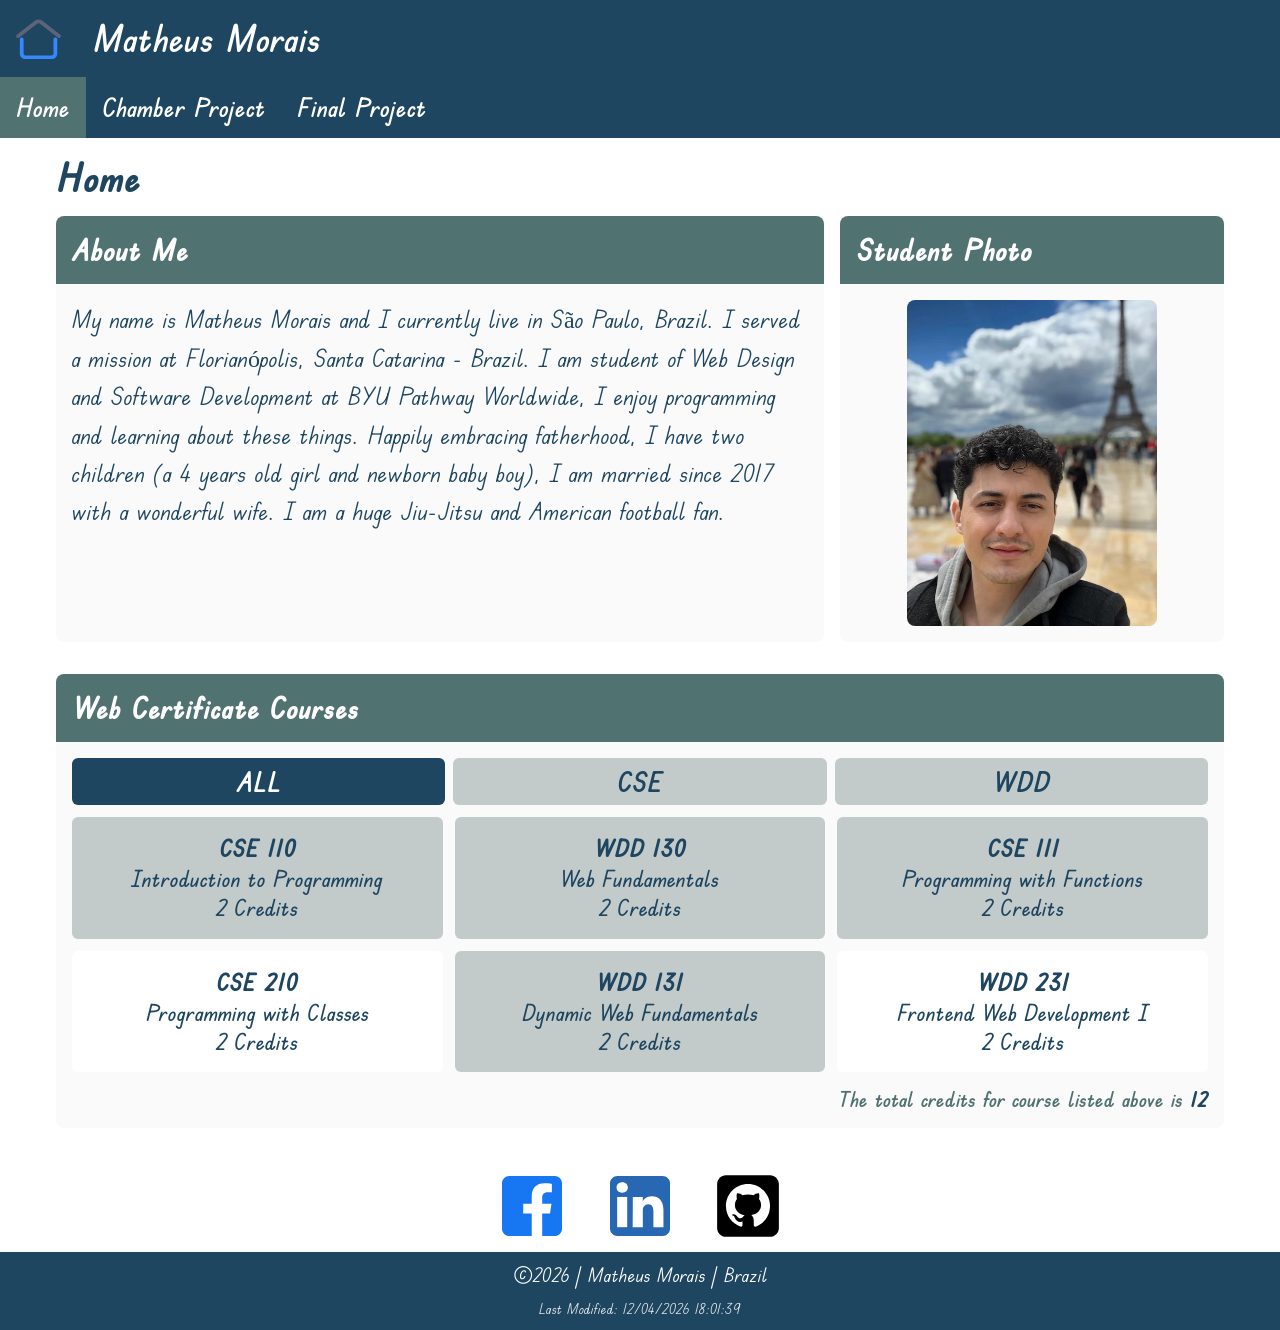
<file: index.html>
<!DOCTYPE html>
<html lang="en">

<head>
    <meta charset="UTF-8">
    <meta name="viewport" content="width=device-width, initial-scale=1.0">
    <title>Home Page | WDD 231 - Web Development</title>

    <meta name="description" content="This page is the home page from the WDD231 project.">
    <meta name="author" content="Matheus Morais">

    <meta property="og:title" content="Homepage - Matheus Morais | WDD 231 - Web Development">
    <meta property="og:description"
        content="A simple introduction to the student information and about the courses already completed.">
    <meta property="og:image" content="https://mttmorais.github.io/wdd231/images/home-page.webp">
    <meta property="og:url" content="https://mttmorais.github.io/wdd231/">


    <link rel="stylesheet" href="styles/normalize.css">
    <link rel="stylesheet" href="styles/small.css">
    <link rel="stylesheet" href="styles/large.css">
    <script src="scripts/index.js" defer></script>

    <link rel="preconnect" href="https://fonts.googleapis.com">
    <link rel="preconnect" href="https://fonts.gstatic.com" crossorigin>
    <link href="https://fonts.googleapis.com/css2?family=Edu+TAS+Beginner:wght@400..700&display=swap" rel="stylesheet">
</head>

<body>
    <div class="site-header">
        <header>
            <img src="images/logo.svg" alt="Project Logo" class="name-flex">
            <span>Matheus Morais</span>
        </header>
        <button type="button" id="menu" aria-label="Open Navigation Menu"></button>

        <nav id="nav-bar" class="navigation">
            <ul>
                <li><a class="current" href="index.html" title="Home">Home</a></li>
                <li><a href="chamber/directory.html" title="Chamber">Chamber Project</a></li>
                <li><a href="#" title="Final">Final Project</a></li>
            </ul>
        </nav>
    </div>
    <main class="home-main">
        <h1>Home</h1>

        <section class="about-me">
            <h2>About Me</h2>
            <p>My name is Matheus Morais and I currently live in São Paulo, Brazil. I served
                a
                mission at Florianópolis, Santa Catarina - Brazil. I am student
                of Web Design and Software Development at BYU Pathway Worldwide, I enjoy programming
                and
                learning about these things. Happily embracing fatherhood, I have two children (a 4
                years old girl and newborn baby boy), I am married since 2017 with a wonderful wife.
                I
                am
                a huge Jiu-Jitsu and American football fan.</p>
        </section>

        <section class="student-photo">
            <h2>Student Photo</h2>
            <img src="images/student-photo.webp" alt="Matheus Morais photo" loading="lazy">
        </section>

        <section class="web-courses">
            <h2>Web Certificate Courses</h2>

            <div class="course-filters">
                <button type="button" data-filter="all" class="active">ALL</button>
                <button type="button" data-filter="cse">CSE</button>
                <button type="button" data-filter="wdd">WDD</button>
            </div>

            <div class="course-list">
                
            </div>

            <p class="course-credits">
                The total credits for course listed above is <span id="total-credits"></span>
            </p>

        </section>    
        
        <dialog id="courseDetails">
            <div>
                <h1></h1>
                <button id="closeButton">X</button>
            </div>
            <h2></h2>
            <p class="credits"></p>
            <p class="description"></p>
            <p class="certificate"></p>
            <p class="technology"></p>
        </dialog>

    </main>

    <footer>
        <nav class="socialmedia" aria-label="Social Media Links">
            <a href="https://www.facebook.com" target="_blank"><img src="images/facebook-square.svg"
                    alt="Facebook link"></a>
            <a href="https://www.linkedin.com" target="_blank"><img src="images/linkedin-square.svg"
                    alt="LinkedIn link"></a>
            <a href="https://github.com/mttmorais" target="_blank"><img src="images/github-square.svg"
                    alt="GitHub profile"></a>
        </nav>
        <div class="footer-info">
            <p class="back">©<span id="currentyear"></span> | Matheus Morais | Brazil</p>
            <p id="lastModified" class="back"></p>
        </div>
    </footer>
</body>

</html>
</file>
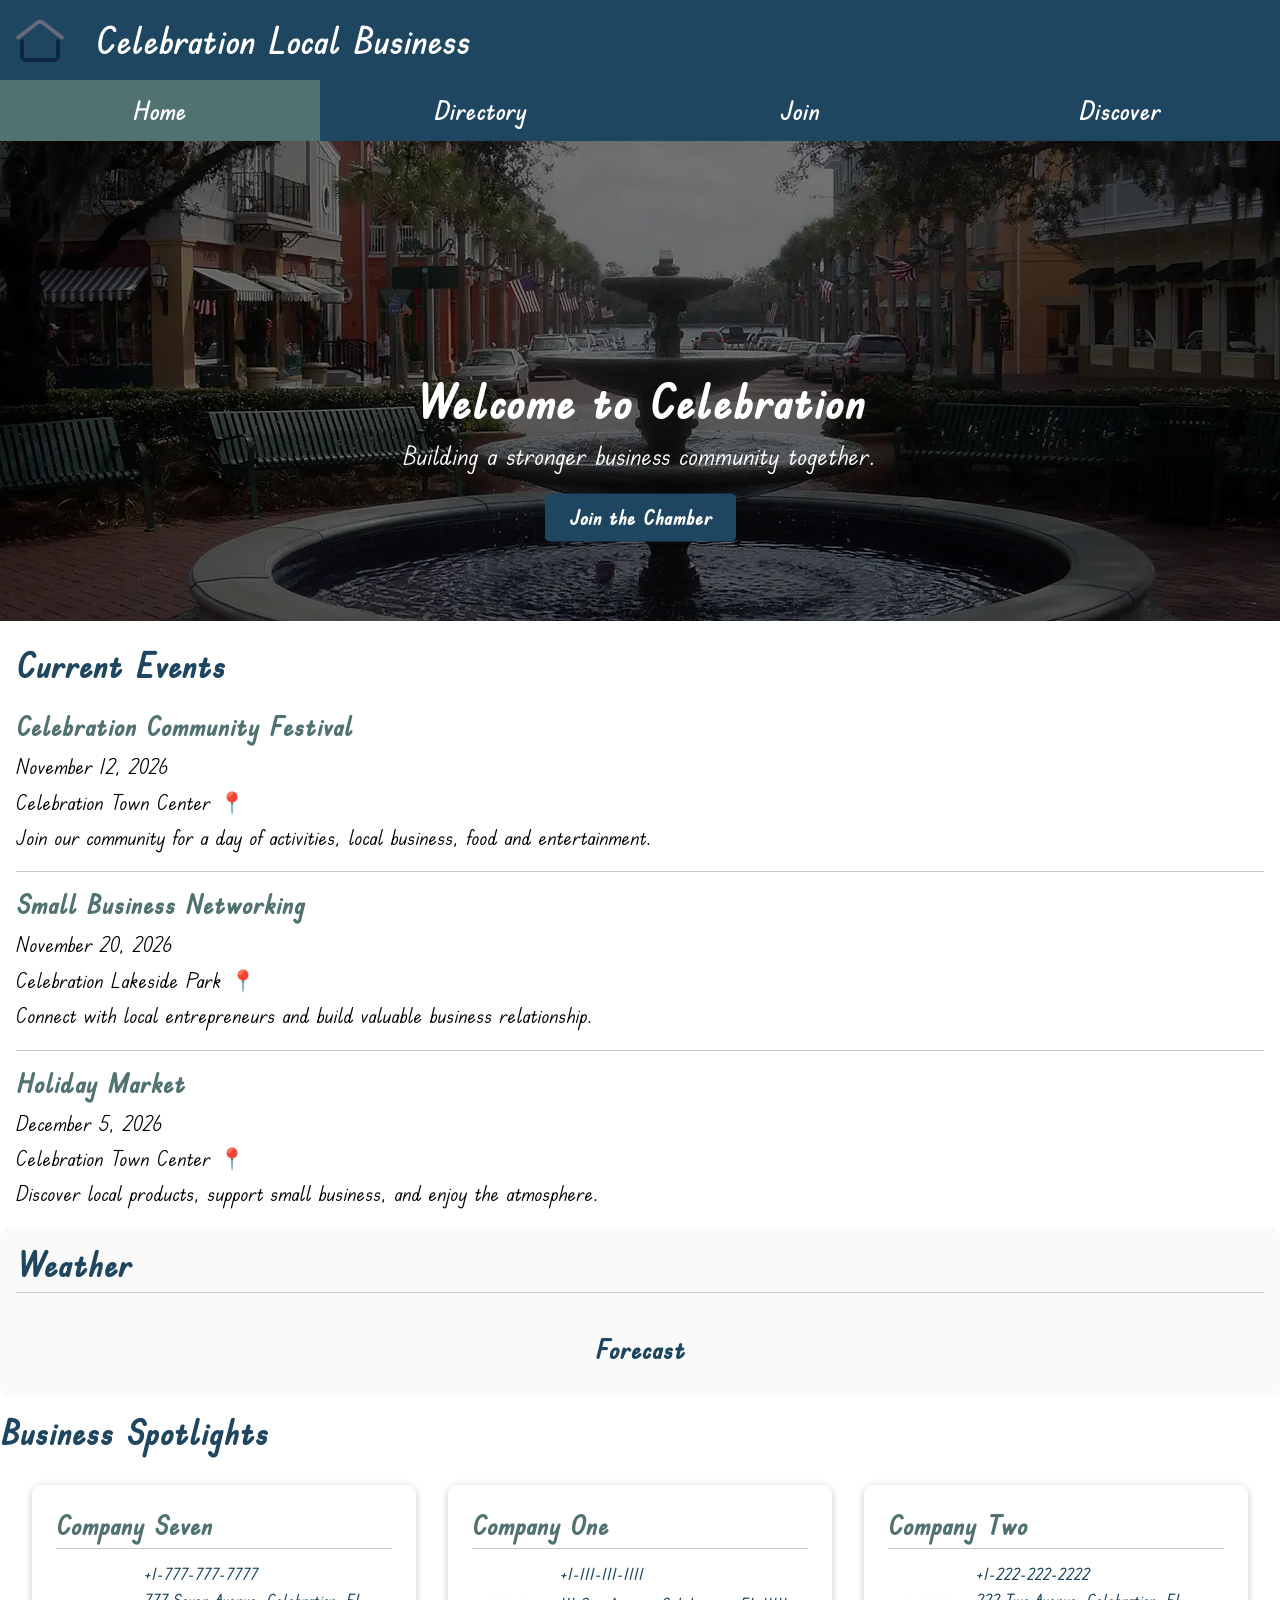
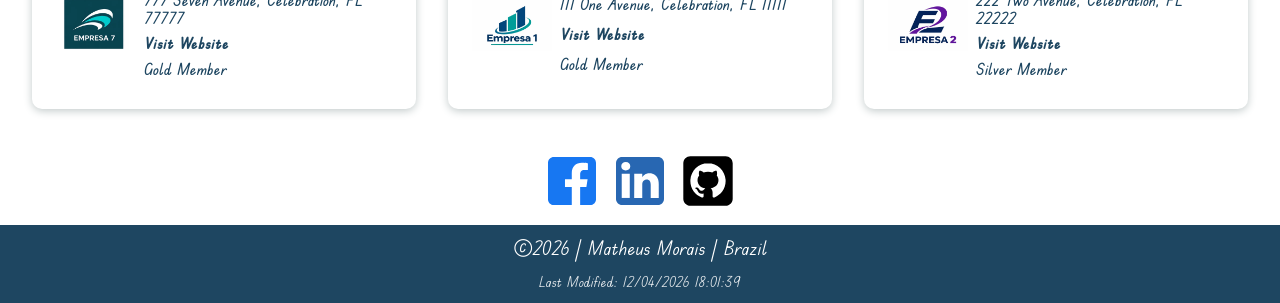
<file: chamber/index.html>
<!DOCTYPE html>
<html lang="en">

<head>
    <meta charset="UTF-8">
    <meta name="viewport" content="width=device-width, initial-scale=1.0">
    <title>>Celebration Local Business Home Page</title>

    <meta name="description" content="Check the current events, weather information and business spotlights from local companies.">
    <meta name="author" content="Matheus Morais">

    <!-- Facebook Open Graph Meta Tags -->
    <meta property="og:title" content=">Celebration Local Business Home Page>
    <meta property="og:description" content="Check the current events, weather information and business spotlights from local companies.">
    <meta property="og:image" content="https://mttmorais.github.io/wdd231/chamber/images/chamber-homepage.webp">
    <meta property="og:url" content="https://mttmorais.github.io/wdd231/chamber/index.html">

    <link rel="stylesheet" href="styles/normalize.css">
    <link rel="stylesheet" href="styles/small.css">
    <link rel="stylesheet" href="styles/large.css">
    <link rel="icon" href="favicon.ico">
    <script type="module" src="scripts/home.js"></script>

    <link rel="preconnect" href="https://fonts.googleapis.com">
    <link rel="preconnect" href="https://fonts.gstatic.com" crossorigin>
    <link href="https://fonts.googleapis.com/css2?family=Edu+TAS+Beginner:wght@400..700&display=swap" rel="stylesheet">
</head>

<body>
    <div class="site-header">
        <header>
            <img src="images/homepage-logo.svg" alt="Chamber Home Page logo" loading="lazy" width="48" height="48">
            <span>Celebration Local Business</span>
            <button id="ham-button" class="ham-menu" aria-label="Open navigation menu"></button>
        </header>

        <nav class="navigation">
            <ul>
                <li><a class="current" href="index.html" title="Home">Home</a></li>
                <li><a href="directory.html" title="Directory">Directory</a></li>
                <li><a href="join.html" title="Join">Join</a></li>
                <li><a href="discover.html" title="Discover">Discover</a></li>
            </ul>
        </nav>
    </div>

    <main class="homepage">
        <section class="hero">
            <img src="images/celebration-hero.webp" alt="View of Celebration, Florida" width="1200" height="500"
                fetchpriority="high" loading="lazy">

            <div class="hero-content">
                <h1>Welcome to Celebration</h1>
                <p>Building a stronger business community together.</p>
                <a href="join.html" class="cta-button">Join the Chamber</a>
            </div>
        </section>

        <section id="events">
            <h2>Current Events</h2>
        </section>

        <section class="weather">
            <h2>Weather</h2>
            <span id="weather-current"></span>

            <h3>Forecast</h3>
            <div id="weather-forecast"></div>
        </section>

        <section class="spotlights">
            <h2>Business Spotlights</h2>

            <div id="spotlights-cards"></div>
        </section>

    </main>

    <footer>
        <nav class="socialmedia" aria-label="Social Media Links">
            <a href="https://www.facebook.com" target="_blank"><img src="images/facebook-square.svg"
                    alt="Facebook link"></a>
            <a href="https://www.linkedin.com" target="_blank"><img src="images/linkedin-square.svg"
                    alt="LinkedIn link"></a>
            <a href="https://github.com/mttmorais" target="_blank"><img src="images/github-square.svg"
                    alt="GitHub profile"></a>
        </nav>
        <div class="footer-info">
            <p class="back">©<span id="currentyear"></span> | Matheus Morais | Brazil</p>
            <p id="lastModified" class="back"></p>
        </div>
    </footer>

</body>

</html>
</file>
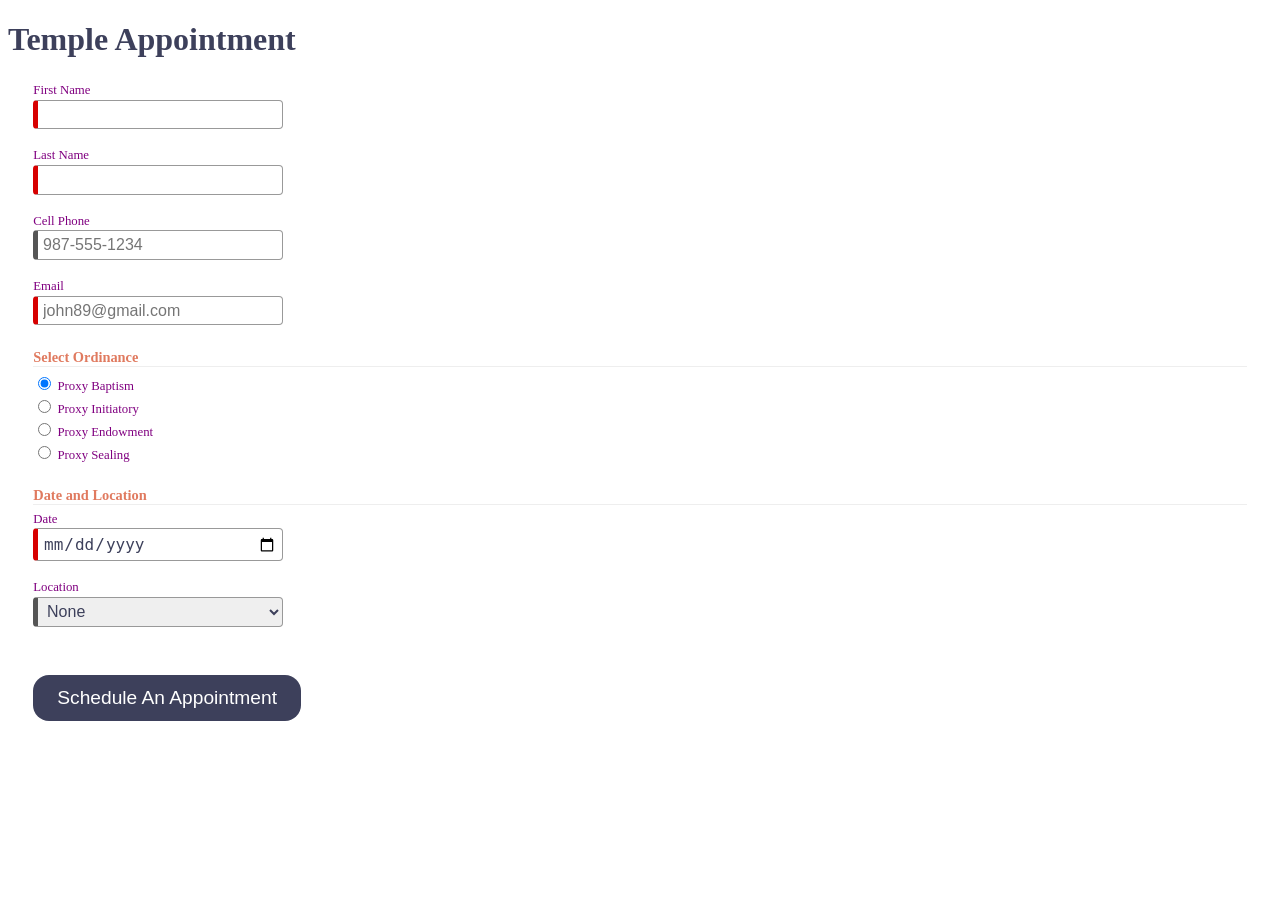
<file: week4/startHere/startHere/index.html>
<!DOCTYPE html>
<html lang="en">

<head>
  <meta charset="UTF-8">
  <meta name="viewport" content="width=device-width, initial-scale=1.0">
  <meta name="description" content="Web Lab Start File">
  <meta name="author" content="Paul Cheney">

  <link rel="stylesheet" href="styles/small.css">
  <link rel="stylesheet" href="styles/large.css">

  <title>Web Lab Start File</title>
</head>

<body>

  <main>
    <h1>Temple Appointment</h1>

    <form method="GET" action="thanks.html" class="designOne">
      <label>First Name <input type="text" name="first" required autocomplete="given-name" title="Your First Name"></label>
        <label>Last Name <input type="text" name="last" required autocomplete="family-name" title="Your Last Name"></label>
        <label>Cell Phone <input type="tel" name="phone"  autocomplete="tel" title="A Phone Number with dashes" placeholder="987-555-1234" ></label>
        <label>Email <input type="email" name="email" required placeholder="john89@gmail.com"  title="Your Email" autocomplete="email"></label>
  

        <h3>Select Ordinance</h3>
        <label><input type="radio" name="ordinance" value="Baptism" checked> Proxy Baptism</label>
        <label><input type="radio" name="ordinance" value="Initiatory"> Proxy Initiatory</label>
        <label><input type="radio" name="ordinance" value="Endowment"> Proxy Endowment</label>
        <label><input type="radio" name="ordinance" value="Sealing"> Proxy Sealing</label>

        
        <h3>Date and Location</h3>
        <label>Date <input type="date" name="date" required></label>

        <label>Location
          <select name="location" required>
            <option value="">None</option>
            <option value="Payson">Payson</option>
            <option value="Orem">Orem</option>
            <option value="Provo City Center">Provo City Center</option>
        </label>

        <input type="submit" value="Schedule An Appointment">
    </form>

    
  </main>

</body>
</html>
</file>
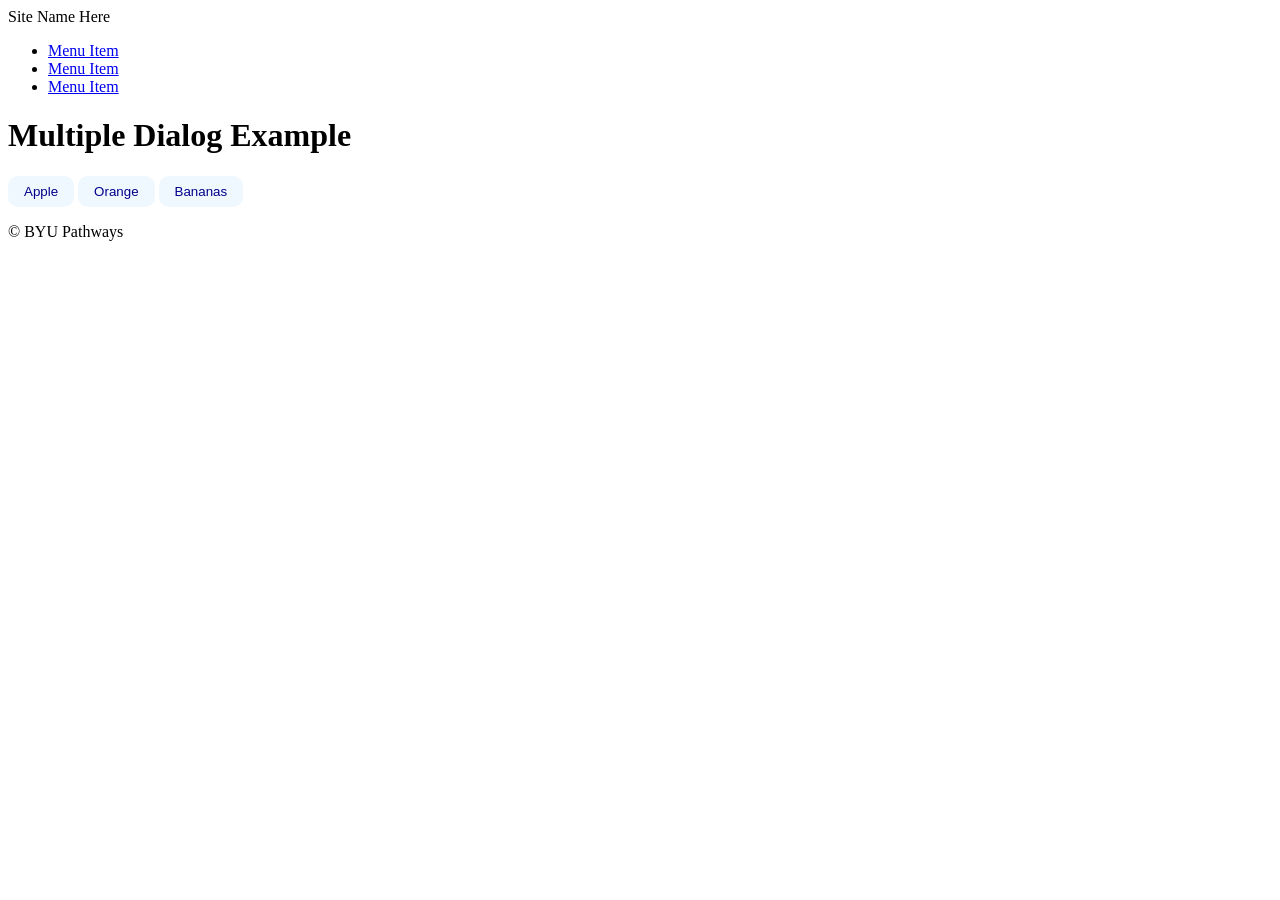
<file: week4/startLab/startLab/index.html>
<!DOCTYPE html>
<html lang="en">

<head>
  <meta charset="UTF-8">
  <meta name="viewport" content="width=device-width, initial-scale=1.0">
  <meta name="description" content="Start File">
  <meta name="author" content="Paul Cheney">

  <link rel="stylesheet" href="styles/small.css">
  <link rel="stylesheet" href="styles/large.css">

  <script src="scripts/modals.js" defer></script>

  <title>Start File</title>
</head>

<body>
  <header>
    <span>Site Name Here</span>
  </header>

  <nav>
    <ul>
      <li><a href="#">Menu Item</a></li>
      <li><a href="#">Menu Item</a></li>
      <li><a href="#">Menu Item</a></li>
    </ul>
  </nav>

  <main>
    <h1>Multiple Dialog Example</h1>

    <button id="openButton1">Apple</button>
    <button id="openButton2">Orange</button>
    <button id="openButton3">Bananas</button>

    <dialog id="dialogBox">
      <div></div>
      <button id="closeButton">❌</button>
    </dialog>


  </main>

  <footer>
    <p>&copy; BYU Pathways</p>
  </footer>


</body>

</html>
</file>
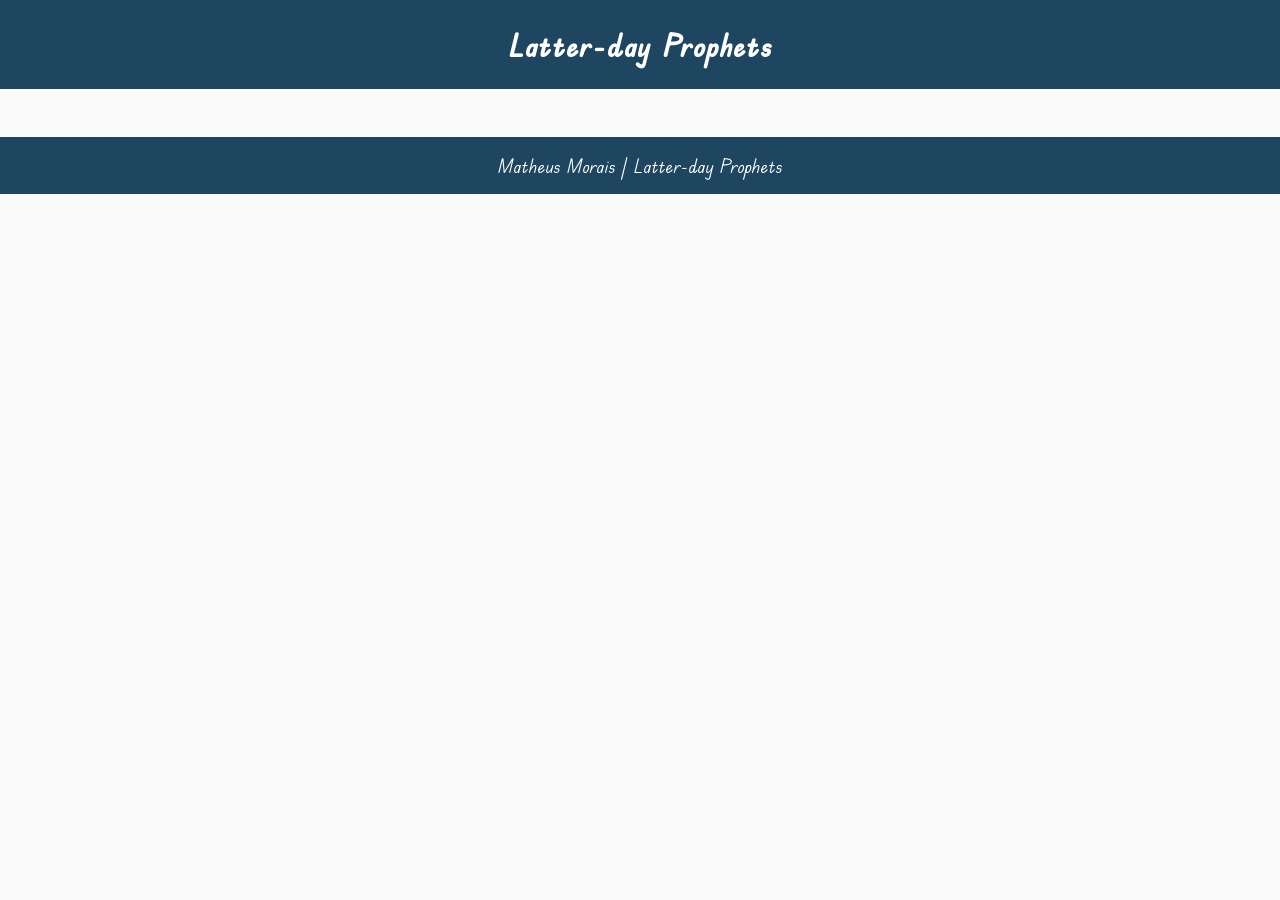
<file: prophets.html>
<!DOCTYPE html>
<html lang="en">

<head>
    <meta charset="UTF-8">
    <meta name="viewport" content="width=device-width, initial-scale=1.0">
    <title>WDD 231 | The Fetch API</title>

    <meta name="description" content="This page makes part of the Fetch API activity">
    <meta name="author" content="Matheus Morais">

    <link rel="stylesheet" href="styles/prophets.css">
    <script src="scripts/prophets.js" defer></script>

    <link rel="preconnect" href="https://fonts.googleapis.com">
    <link rel="preconnect" href="https://fonts.gstatic.com" crossorigin>
    <link href="https://fonts.googleapis.com/css2?family=Edu+TAS+Beginner:wght@400..700&display=swap" rel="stylesheet">
</head>

<body>
    <header>
        <h1>Latter-day Prophets</h1>
    </header>
    <main>
        <div id="cards"></div>
    </main>
    <footer>
        Matheus Morais | Latter-day Prophets
    </footer>
</body>

</html>
</file>
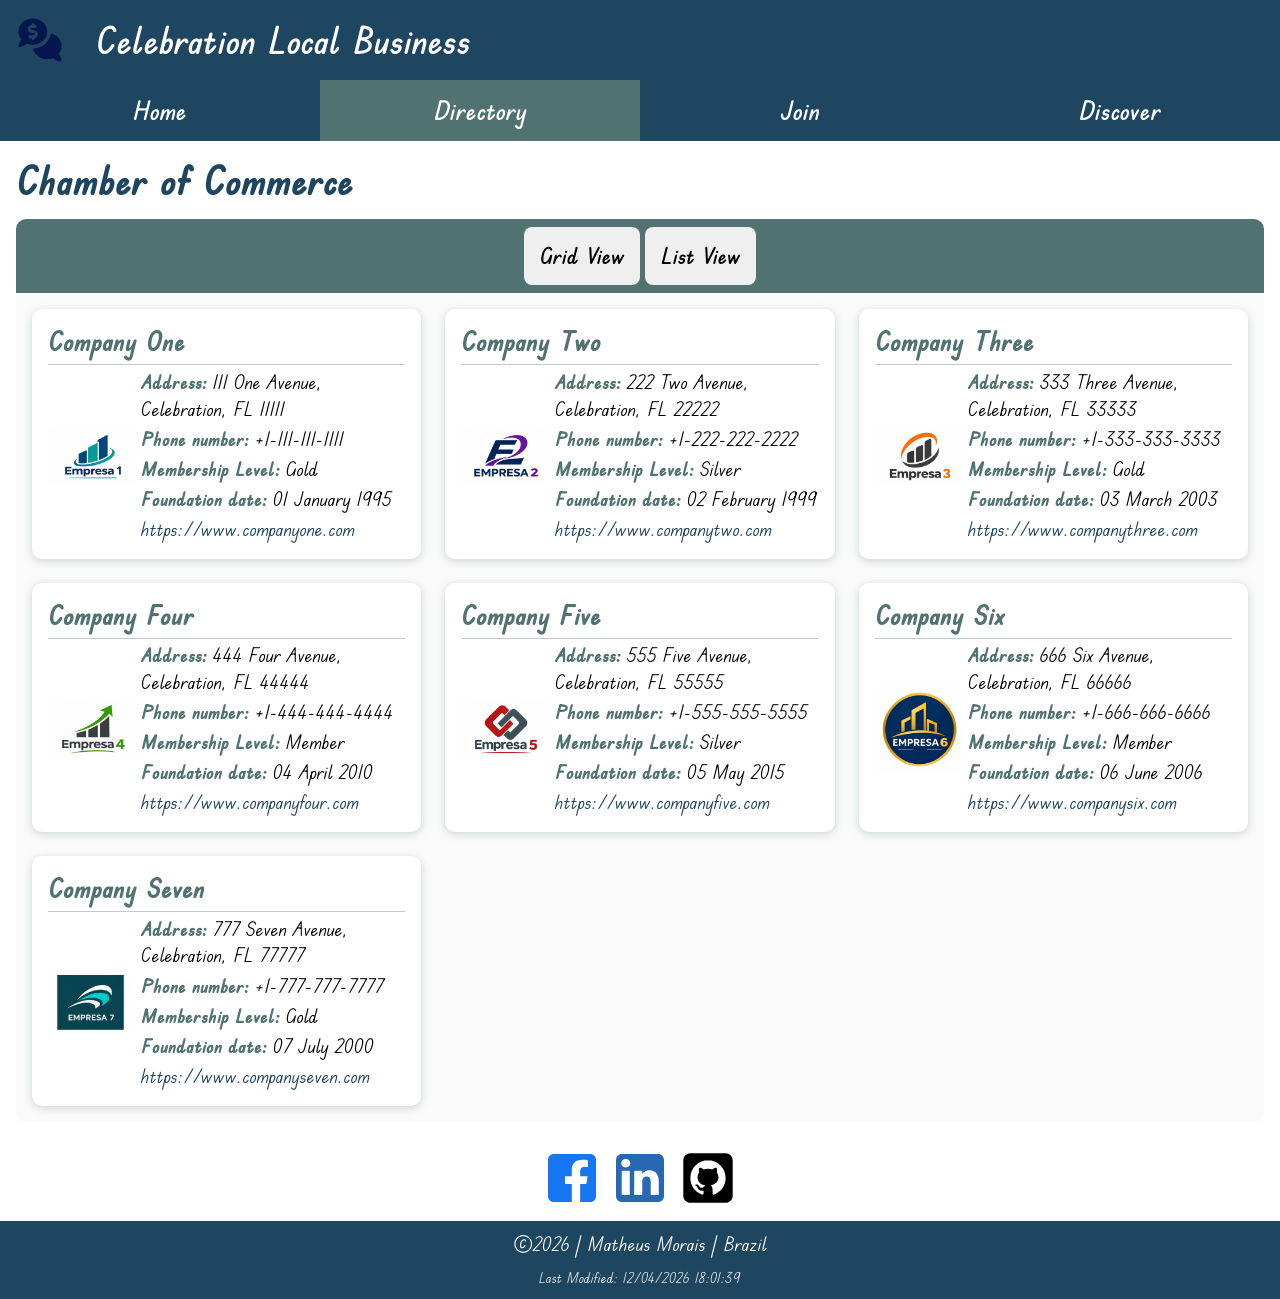
<file: chamber/directory.html>
<!DOCTYPE html>
<html lang="en">

<head>
    <meta charset="UTF-8">
    <meta name="viewport" content="width=device-width, initial-scale=1.0">
    <title>>Celebration Local Business Directory Page</title>

    <meta name="description" content="Check the local business and the companies data on the Directory Page.">
    <meta name="author" content="Matheus Morais">

    <!-- Facebook Open Graph Meta Tags -->
    <meta property="og:title" content=">Celebration Local Business Directory Page">
    <meta property="og:description" content="Check the local business and the companies data on the Directory Page.">
    <meta property="og:image" content="https://mttmorais.github.io/wdd231/chamber/images/chamber-page.webp">
    <meta property="og:url" content="https://mttmorais.github.io/wdd231/chamber/directory.html">

    <link rel="stylesheet" href="styles/normalize.css">
    <link rel="stylesheet" href="styles/small.css">
    <link rel="stylesheet" href="styles/large.css">
    <link rel="icon" href="favicon.ico">
    <script type="module" src="scripts/directory.js"></script>

    <link rel="preconnect" href="https://fonts.googleapis.com">
    <link rel="preconnect" href="https://fonts.gstatic.com" crossorigin>
    <link href="https://fonts.googleapis.com/css2?family=Edu+TAS+Beginner:wght@400..700&display=swap" rel="stylesheet">
</head>

<body>
    <div class="site-header">
        <header>
            <img src="images/directory-logo.svg" alt="Chamber of Commerce logo" width="48" height="48">
            <span>Celebration Local Business</span>
            <button id="ham-button" class="ham-menu" aria-label="Menu optionsOpen navigation menu"></button>
        </header>

        <nav class="navigation">
            <ul>
                <li><a href="index.html" title="Home">Home</a></li>
                <li><a class="current" href="directory.html" title="Directory">Directory</a></li>
                <li><a href="join.html" title="Join">Join</a></li>
                <li><a href="discover.html" title="Discover">Discover</a></li>
            </ul>
        </nav>
    </div>

    <main>
        <h1>Chamber of Commerce</h1>
        <div class="page-view">
            <button id="grid">Grid View</button>
            <button id="list">List View</button>
        </div>

        <div id="cards" class="grid"></div>
    </main>

    <footer>
        <nav class="socialmedia" aria-label="Social Media Links">
            <a href="https://www.facebook.com" target="_blank"><img src="images/facebook-square.svg"
                    alt="Facebook link"></a>
            <a href="https://www.linkedin.com" target="_blank"><img src="images/linkedin-square.svg"
                    alt="LinkedIn link"></a>
            <a href="https://github.com/mttmorais" target="_blank"><img src="images/github-square.svg"
                    alt="GitHub profile"></a>
        </nav>
        <div class="footer-info">
            <p class="back">©<span id="currentyear"></span> | Matheus Morais | Brazil</p>
            <p id="lastModified" class="back"></p>
        </div>
    </footer>

</body>

</html>
</file>
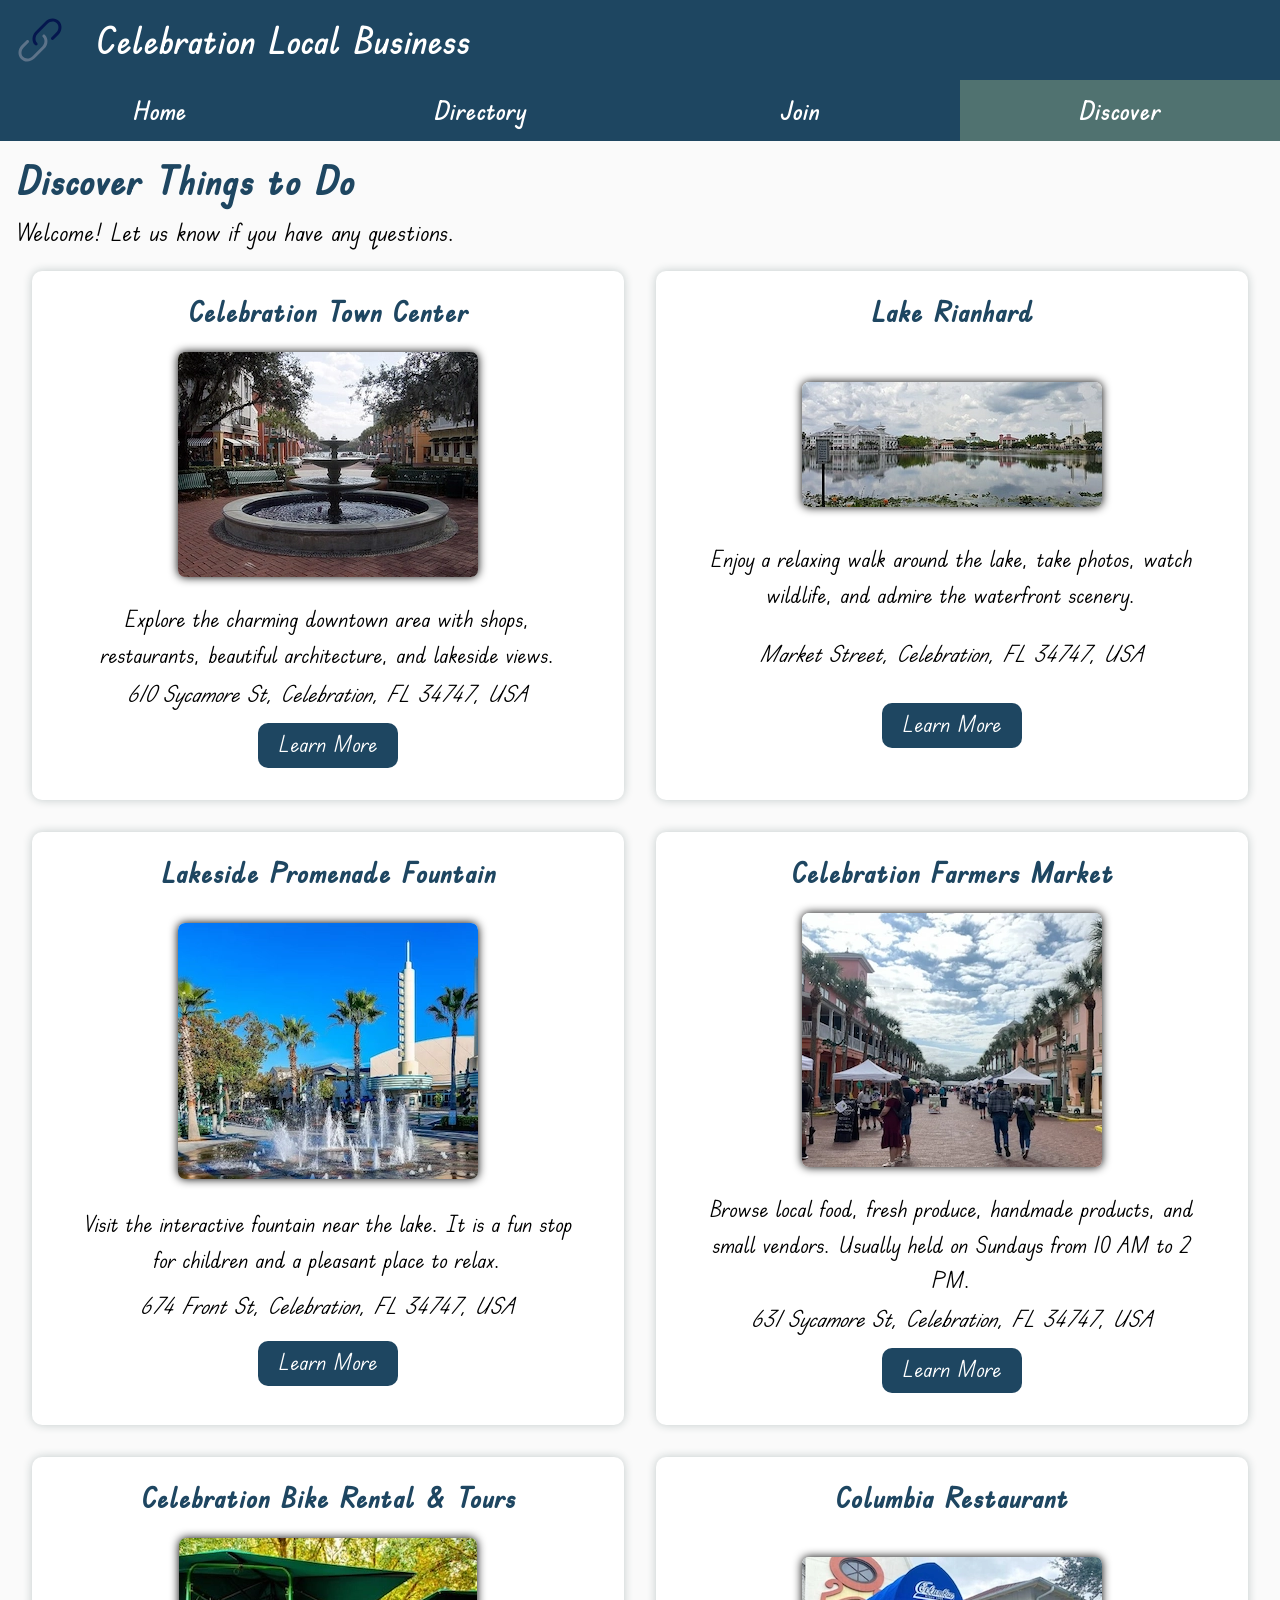
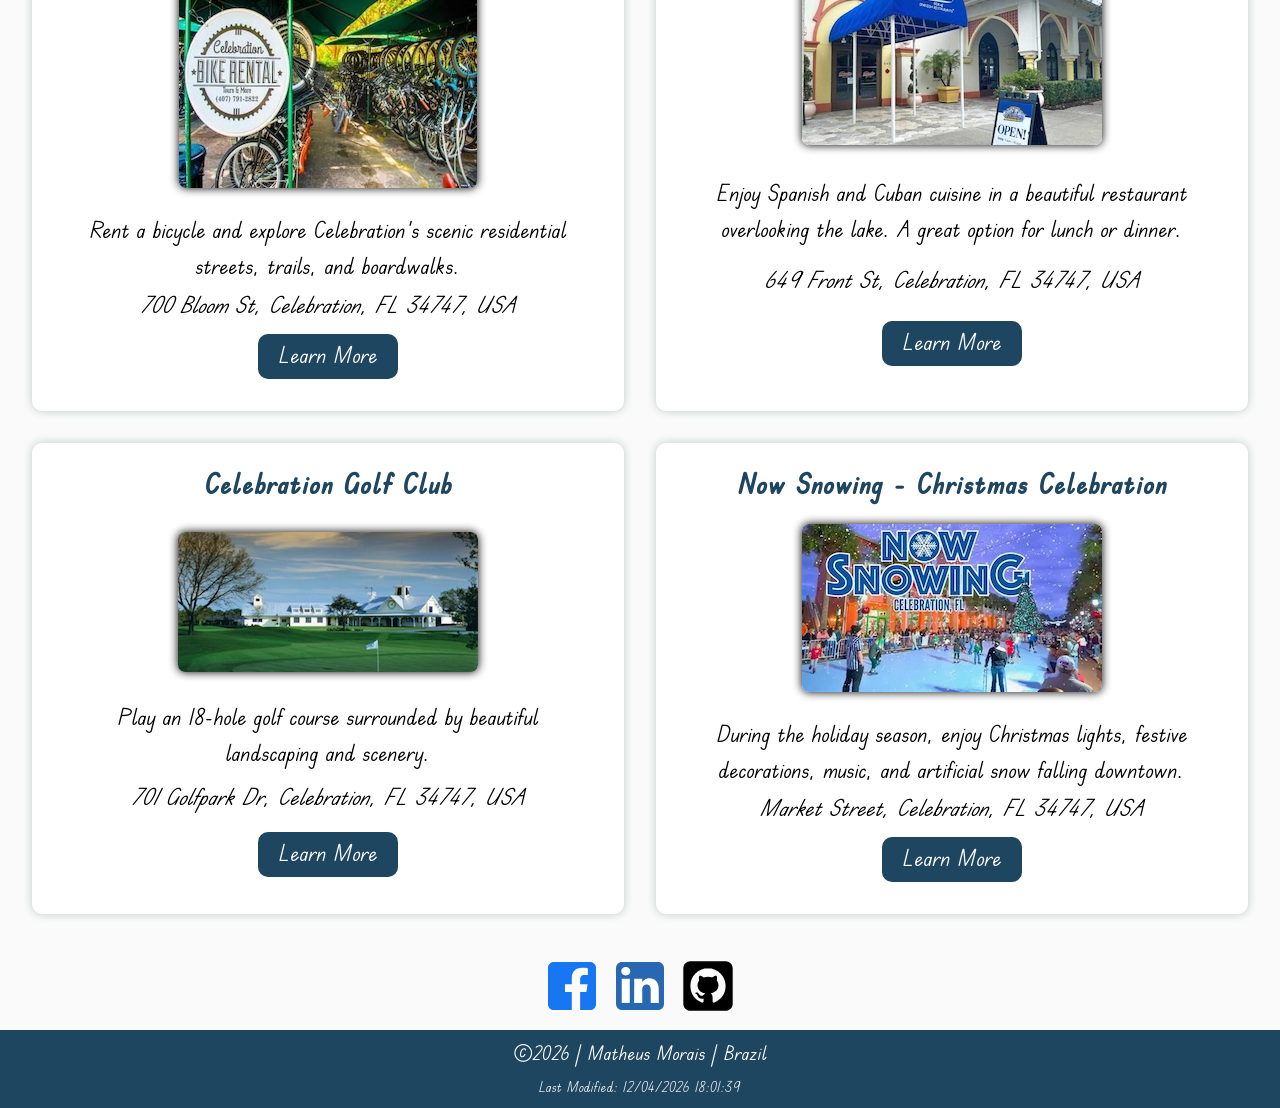
<file: chamber/discover.html>
<!DOCTYPE html>
<html lang="en">

<head>
    <meta charset="UTF-8">
    <meta name="viewport" content="width=device-width, initial-scale=1.0">
    <title>Celebration Local Business Discover Page</title>

    <meta name="description" content="Discover things to do or places to visit in Celebration, Florida.">
    <meta name="author" content="Matheus Morais">

    <!-- Facebook Open Graph Meta Tags -->
    <meta property="og:title" content=">Celebration Local Business Discover Page">
    <meta property="og:description" content="Discover things to do or places to visit in Celebration, Florida.">
    <meta property="og:image" content="https://mttmorais.github.io/wdd231/chamber/images/discover-page.webp">
    <meta property="og:url" content="https://mttmorais.github.io/wdd231/chamber/discover.html">

    <link rel="stylesheet" href="styles/normalize.css">
    <link rel="stylesheet" href="styles/small.css">
    <link rel="stylesheet" href="styles/medium.css">
    <link rel="stylesheet" href="styles/large.css">
    <link rel="icon" href="favicon.ico">
    <script type="module" src="scripts/discover.js"></script>

    <link rel="preconnect" href="https://fonts.googleapis.com">
    <link rel="preconnect" href="https://fonts.gstatic.com" crossorigin>
    <link href="https://fonts.googleapis.com/css2?family=Edu+TAS+Beginner:wght@400..700&display=swap" rel="stylesheet">
</head>

<body class="discoverPage">
    <div class="site-header">
        <header>
            <img src="images/joinpage-logo.svg" alt="Chamber Home Page logo" width="48" height="48">
            <span>Celebration Local Business</span>
            <button id="ham-button" class="ham-menu" aria-label="Open navigation menu"></button>
        </header>

        <nav class="navigation">
            <ul>
                <li><a href="index.html" title="Home">Home</a></li>
                <li><a href="directory.html" title="Directory">Directory</a></li>
                <li><a href="join.html" title="Join">Join</a></li>
                <li><a class="current" href="discover.html" title="Discover">Discover</a></li>
            </ul>
        </nav>
    </div>
    
    <main>
        <h1>Discover Things to Do</h1>
        <p id="visitMessage"></p>
        <section id="discoverCards"></section>
    </main>

    <footer>
        <nav class="socialmedia" aria-label="Social Media Links">
            <a href="https://www.facebook.com" target="_blank"><img src="images/facebook-square.svg" alt="Facebook"></a>
            <a href="https://www.linkedin.com" target="_blank"><img src="images/linkedin-square.svg" alt="LinkedIn"></a>
            <a href="https://github.com/mttmorais" target="_blank"><img src="images/github-square.svg" alt="GitHub"></a>
        </nav>
        <div class="footer-info">
            <p class="back">©<span id="currentyear"></span> | Matheus Morais | Brazil</p>
            <p id="lastModified" class="back"></p>
        </div>
    </footer>
</body>

</html>
</file>
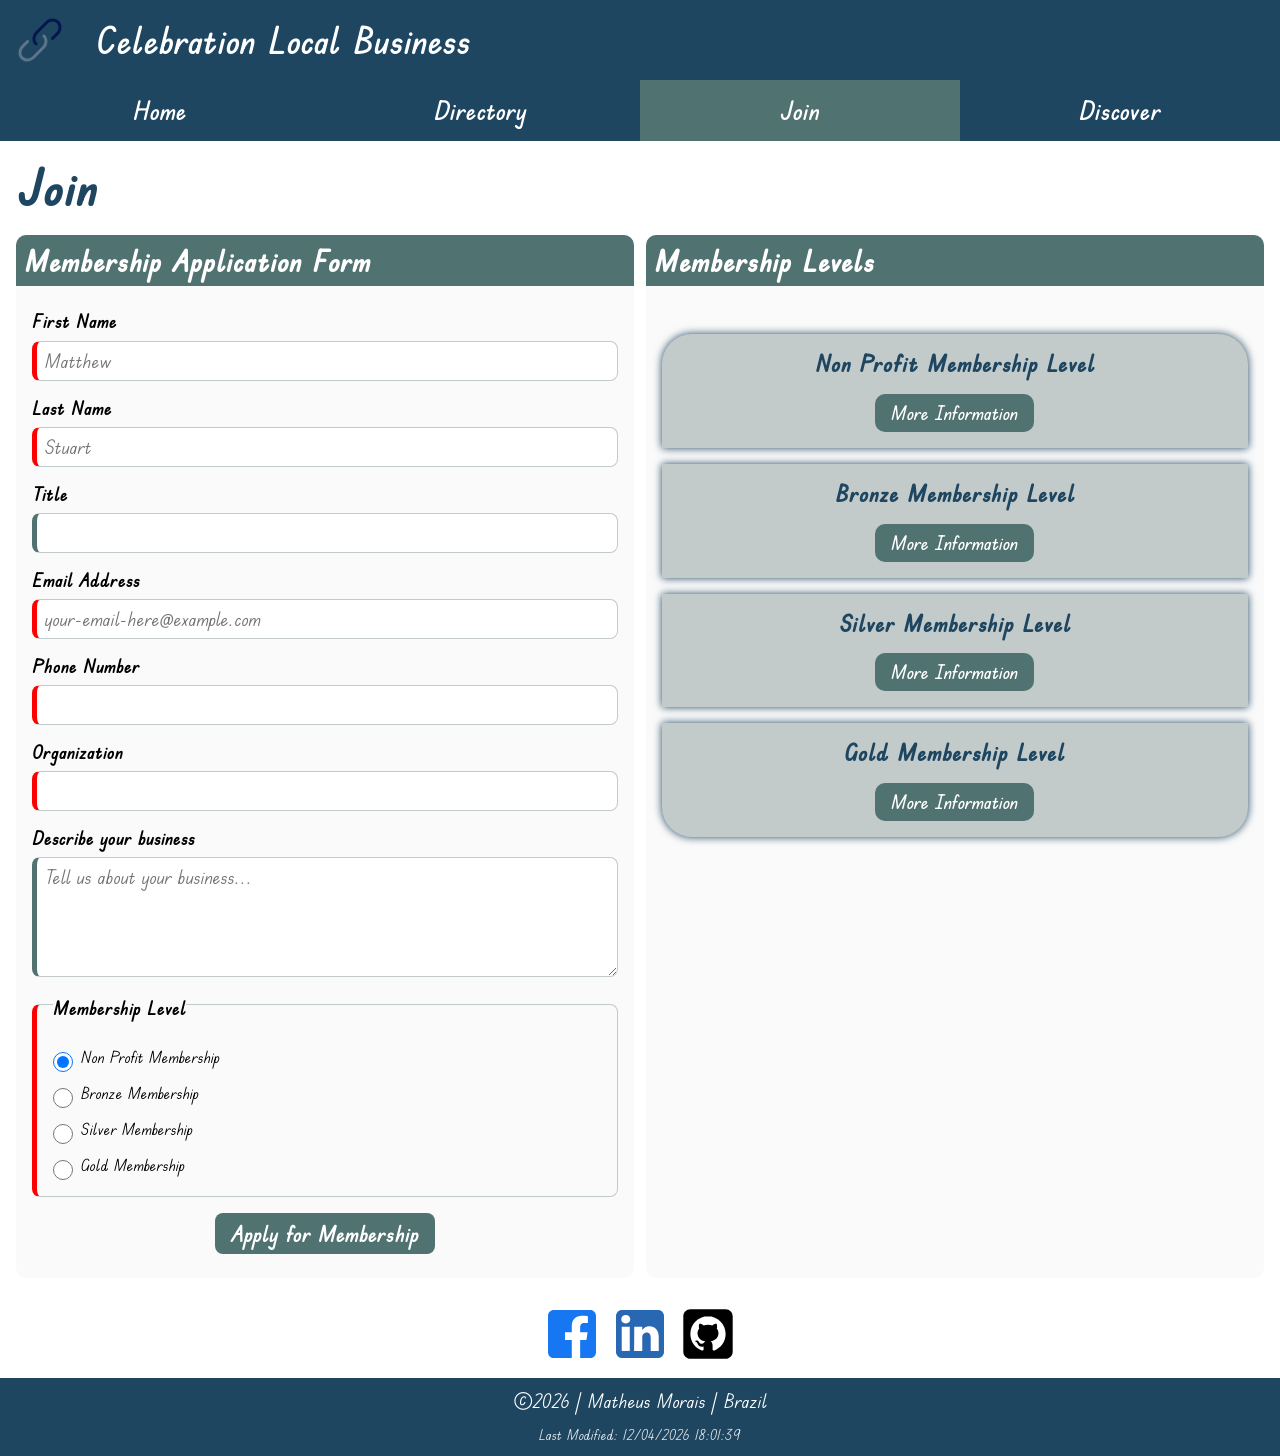
<file: chamber/join.html>
<!DOCTYPE html>
<html lang="en">

<head>
    <meta charset="UTF-8">
    <meta name="viewport" content="width=device-width, initial-scale=1.0">
    <title>Celebration Local Business Join Page</title>

    <meta name="description" content="Join in our group to know more about the local business and companies.">
    <meta name="author" content="Matheus Morais">

    <!-- Facebook Open Graph Meta Tags -->
    <meta property="og:title" content=">Celebration Local Business Join Page">
    <meta property="og:description" content="Join in our group to know more about the local business and companies.">
    <meta property="og:image" content="https://mttmorais.github.io/wdd231/chamber/images/join-page.webp">
    <meta property="og:url" content="https://mttmorais.github.io/wdd231/chamber/index.html">

    <link rel="stylesheet" href="styles/normalize.css">
    <link rel="stylesheet" href="styles/small.css">
    <link rel="stylesheet" href="styles/large.css">
    <link rel="icon" href="favicon.ico">
    <script type="module" src="scripts/join.js"></script>

    <link rel="preconnect" href="https://fonts.googleapis.com">
    <link rel="preconnect" href="https://fonts.gstatic.com" crossorigin>
    <link href="https://fonts.googleapis.com/css2?family=Edu+TAS+Beginner:wght@400..700&display=swap" rel="stylesheet">
</head>

<body>
    <div class="site-header">
        <header>
            <img src="images/joinpage-logo.svg" alt="Chamber Home Page logo" width="48" height="48">
            <span>Celebration Local Business</span>
            <button id="ham-button" class="ham-menu" aria-label="Open navigation menu"></button>
        </header>

        <nav class="navigation">
            <ul>
                <li><a href="index.html" title="Home">Home</a></li>
                <li><a href="directory.html" title="Directory">Directory</a></li>
                <li><a class="current" href="join.html" title="Join">Join</a></li>
                <li><a href="discover.html" title="Discover">Discover</a></li>
            </ul>
        </nav>
    </div>

    <main class="joinPage">
        <h1>Join</h1>

        <section id="applicationForm">
            <h2>Membership Application Form</h2>
            <form method="get" action="thankyou.html">

                <label>First Name
                <input type="text" name="firstName" required autocomplete="given-name" title="Yor First Name" placeholder="Matthew"></label>

                <label>Last Name
                <input type="text" name="lastName" required autocomplete="family-name" title="Your Last Name" placeholder="Stuart"></label>

                <label>Title
                <input type="text"  name="title" autocomplete="organization-title" title="Your Organizational Title" pattern="[A-Za-z -]{7,}"></label>

                <label>Email Address
                <input type="email" name="email" required autocomplete="email" title="Your Email" placeholder="your-email-here@example.com"></label>

                <label>Phone Number
                <input type="tel" name="phoneNumber" required autocomplete="tel" title="Your Phone Number"></label>

                <label>Organization
                <input type="text" name="businessName" required autocomplete="organization" title="Your Business Name"></label>

                <label>Describe your business
                <textarea name="description" title="Describe Your Business" placeholder="Tell us about your business..."></textarea></label>
                
                <input type="hidden" id="timestamp"  name="timestamp">

                <fieldset>
                    <legend>Membership Level</legend>

                    <label>
                        <input type="radio" name="level" value="np" checked>Non Profit Membership</label>

                    <label>
                        <input type="radio" name="level" value="bronze">Bronze Membership</label>

                    <label>
                        <input type="radio" name="level" value="silver">Silver Membership</label>

                    <label>
                        <input type="radio" name="level" value="gold">Gold Membership</label>
                </fieldset>

                <button class="form-button" type="submit">Apply for Membership</button>
            </form>
        </section>

        <section id="membershipInfo">
            <h2>Membership Levels</h2>
        </section>
        
        <dialog id="membershipDetails">
            <div>
                <h2></h2>
                <button id="closeButton">X</button>
            </div>
            <h3></h3>
            <ul></ul>
            <p></p>
        </dialog>



    </main>

    <footer>
        <nav class="socialmedia" aria-label="Social Media Links">
            <a href="https://www.facebook.com" target="_blank"><img src="images/facebook-square.svg"
                    alt="Facebook"></a>
            <a href="https://www.linkedin.com" target="_blank"><img src="images/linkedin-square.svg"
                    alt="LinkedIn"></a>
            <a href="https://github.com/mttmorais" target="_blank"><img src="images/github-square.svg"
                    alt="GitHub"></a>
        </nav>
        <div class="footer-info">
            <p class="back">©<span id="currentyear"></span> | Matheus Morais | Brazil</p>
            <p id="lastModified" class="back"></p>
        </div>
    </footer>
</body>

</html>
</file>
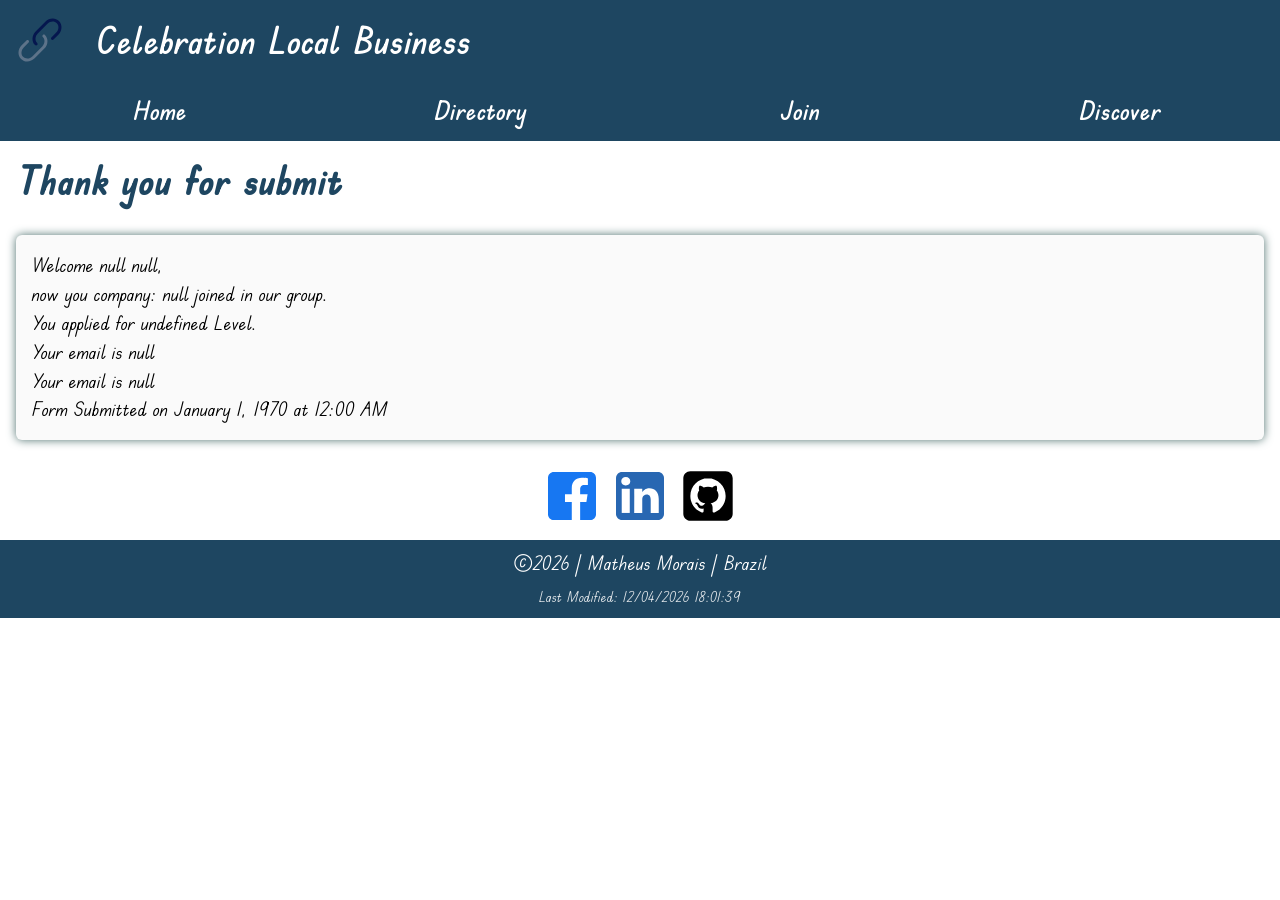
<file: chamber/thankyou.html>
<!DOCTYPE html>
<html lang="en">

<head>
    <meta charset="UTF-8">
    <meta name="viewport" content="width=device-width, initial-scale=1.0">
    <title>>Celebration Local Business Thank You Page</title>

    <meta name="description" content="Thank you page shows a gratitude to the company submission">
    <meta name="author" content="Matheus Morais">

    <!-- Facebook Open Graph Meta Tags -->
    <meta property="og:title" content=">Celebration Local Business Thank You Page">
    <meta property="og:description" content="Thank you page shows a gratitude to the company submission">
    <meta property="og:image" content="https://mttmorais.github.io/wdd231/chamber/images/thank-you-page.webp">
    <meta property="og:url" content="https://mttmorais.github.io/wdd231/chamber/index.html">

    <link rel="stylesheet" href="styles/normalize.css">
    <link rel="stylesheet" href="styles/small.css">
    <link rel="stylesheet" href="styles/large.css">
    <link rel="icon" href="favicon.ico">
    <script type="module" src="scripts/thankyou.js"></script>

    <link rel="preconnect" href="https://fonts.googleapis.com">
    <link rel="preconnect" href="https://fonts.gstatic.com" crossorigin>
    <link href="https://fonts.googleapis.com/css2?family=Edu+TAS+Beginner:wght@400..700&display=swap" rel="stylesheet">
</head>

<body>
    <div class="site-header">
        <header>
            <img src="images/joinpage-logo.svg" alt="Chamber Home Page logo" width="48" height="48">
            <span>Celebration Local Business</span>
            <button id="ham-button" class="ham-menu" aria-label="Open navigation menu"></button>
        </header>

        <nav class="navigation">
            <ul>
                <li><a href="index.html" title="Home">Home</a></li>
                <li><a href="directory.html" title="Directory">Directory</a></li>
                <li><a href="join.html" title="Join">Join</a></li>
                <li><a href="discover.html" title="Discover">Discover</a></li>
            </ul>
        </nav>
    </div>

    <main class="thankyouPage">
        <h1>Thank you for submit</h1>

        <div id="results"></div>
    </main>

    <footer>
        <nav class="socialmedia" aria-label="Social Media Links">
            <a href="https://www.facebook.com" target="_blank"><img src="images/facebook-square.svg"
                    alt="Facebook link"></a>
            <a href="https://www.linkedin.com" target="_blank"><img src="images/linkedin-square.svg"
                    alt="LinkedIn link"></a>
            <a href="https://github.com/mttmorais" target="_blank"><img src="images/github-square.svg"
                    alt="GitHub profile"></a>
        </nav>
        <div class="footer-info">
            <p class="back">©<span id="currentyear"></span> | Matheus Morais | Brazil</p>
            <p id="lastModified" class="back"></p>
        </div>
    </footer>
    </body>
    
    </html>
</file>
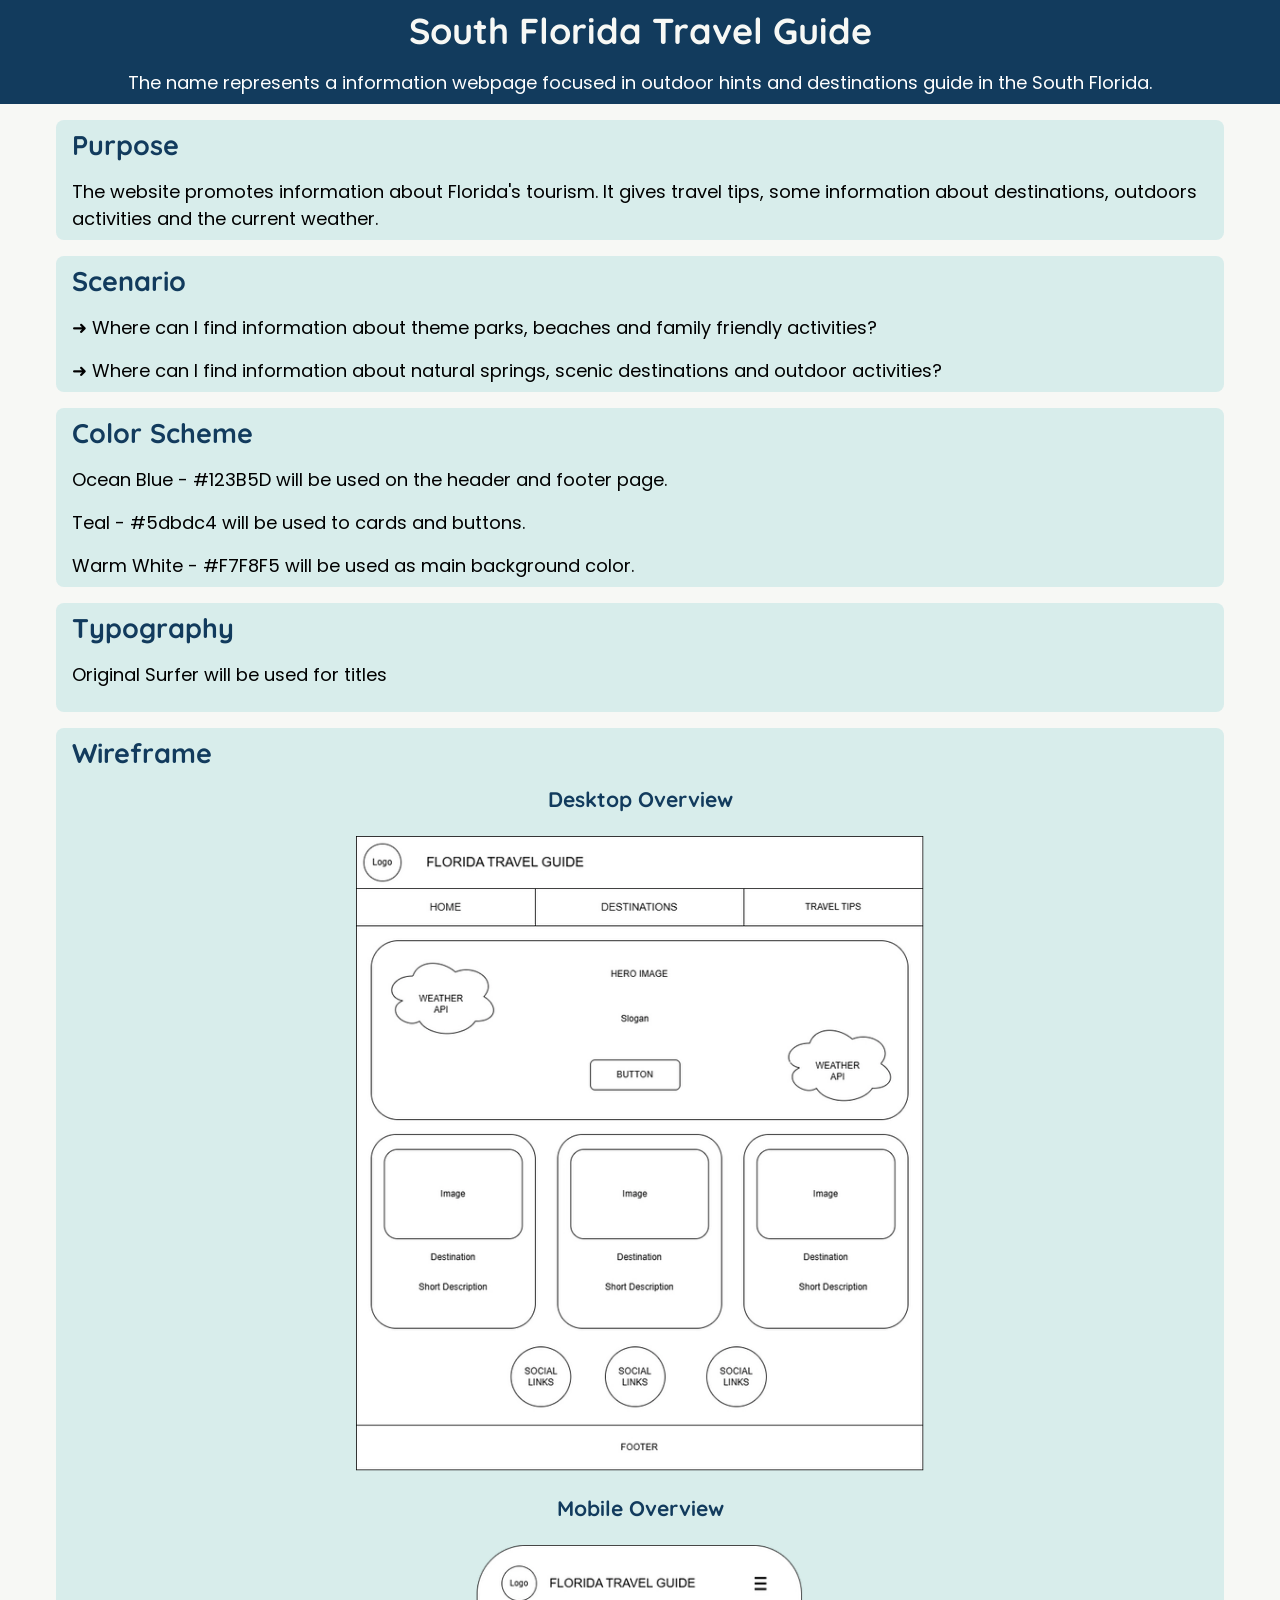
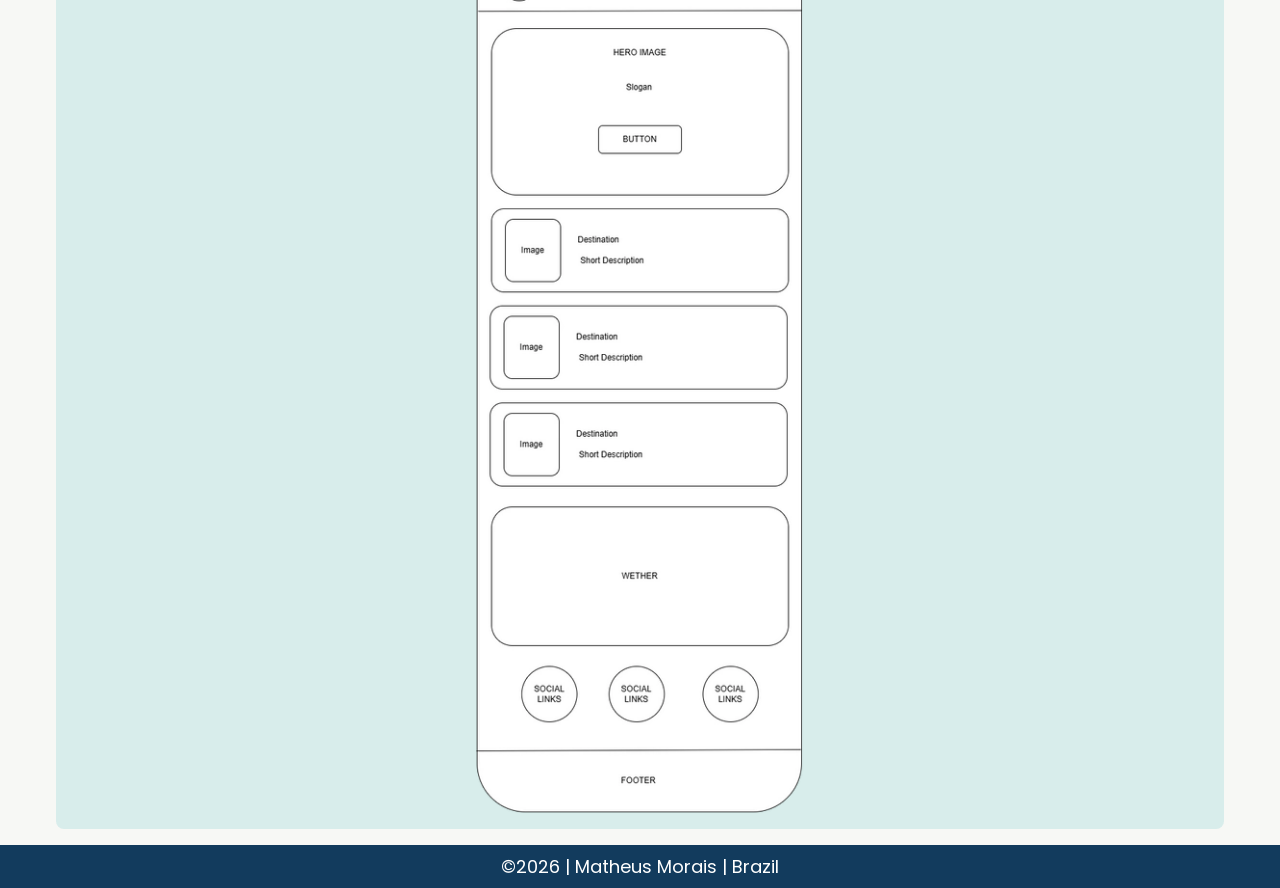
<file: final/site-plan.html>
<!DOCTYPE html>
<html lang="en">

<head>
    <meta charset="UTF-8">
    <meta name="viewport" content="width=device-width, initial-scale=1.0">
    <title>Site Plan South Florida Travel Guide</title>

    <meta name="description" content="The Site Plan show HTML and CSS characteristics of the South Florida Travel Guide.">
    <meta name="author" content="Matheus Morais">

    <!-- Facebook Open Graph Meta Tags -->
    <meta property="og:title" content=">Site Plan South Florida Travel Guide">
    <meta property="og:description" content="The Site Plan show HTML and CSS characteristics of the South Florida Travel Guide.">
    <meta property="og:image" content="https://mttmorais.github.io/wdd231/final/images/red_mangrove-everglades_park.webp">
    <meta property="og:url" content="https://mttmorais.github.io/wdd231/final/site-plan.html">

    <link rel="stylesheet" href="styles/site-plan.css">
    <link rel="icon" href="favicon.ico">

    <link rel="preconnect" href="https://fonts.googleapis.com">
    <link rel="preconnect" href="https://fonts.gstatic.com" crossorigin>
    <link
        href="https://fonts.googleapis.com/css2?family=Poppins:ital,wght@0,100;0,200;0,300;0,400;0,500;0,600;0,700;0,800;0,900;1,100;1,200;1,300;1,400;1,500;1,600;1,700;1,800;1,900&family=Quicksand:wght@300..700&display=swap"
        rel="stylesheet">
</head>

<body>

    <header>
        <h1>South Florida Travel Guide</h1>
        <p>The name represents a information webpage focused in outdoor hints and destinations guide in the South
            Florida.</p>
    </header>

    <main>
        <div>
            <h2>Purpose</h2>
            <p>The website promotes information about Florida's tourism. It gives travel tips, some information about
                destinations,
                outdoors activities and the current weather.</p>
        </div>

        <div>
            <h2>Scenario</h2>
            <p>➜ Where can I find information about theme parks, beaches and family friendly activities?</p>
            <p>➜ Where can I find information about natural springs, scenic destinations and outdoor activities?</p>
        </div>

        <div>
            <h2>Color Scheme</h2>
            <p>Ocean Blue - #123B5D will be used on the header and footer page.</p>
            <p>Teal - #5dbdc4 will be used to cards and buttons.</p>
            <p>Warm White - #F7F8F5 will be used as main background color.</p>
        </div>

        <div>
            <h2>Typography</h2>
            <p>Original Surfer will be used for titles</p>
            <p></p>
        </div>

        <div>
            <h2>Wireframe</h2>
            <h3>Desktop Overview</h3>
            <img class="desktop" src="images/desktop-wireframe.webp" alt="An example of desktop overview" loading="lazy">
            <h3>Mobile Overview</h3>
            <img class="mobile" src="images/mobile-wireframe.webp" alt="An example of mobile overview" loading="lazy">
        </div>
    </main>

    <footer>
        <p>©️2026 | Matheus Morais | Brazil</p>
    </footer>

</body>

</html>
</file>
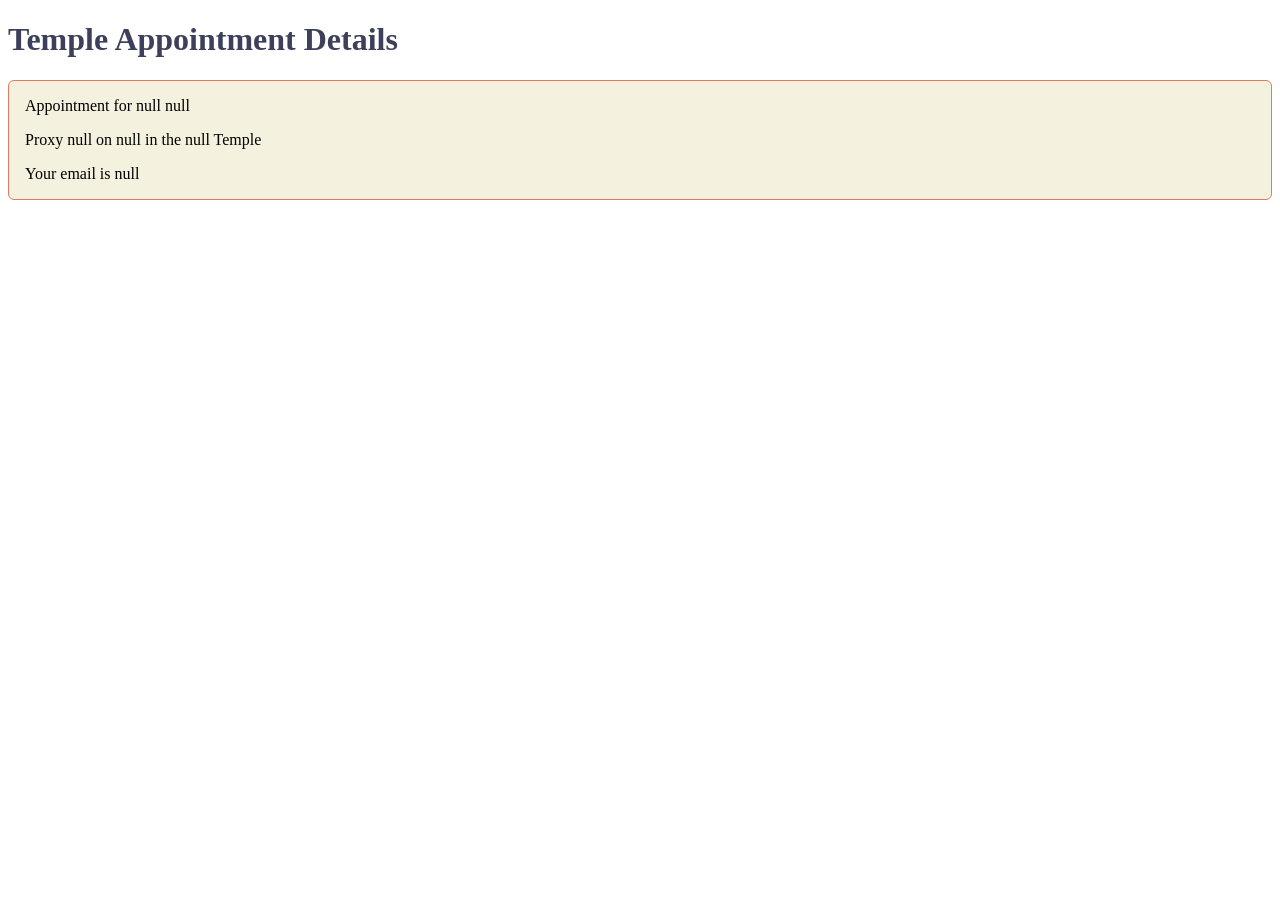
<file: week4/startHere/startHere/thanks.html>
<!DOCTYPE html>
<html lang="en">

<head>
  <meta charset="UTF-8">
  <meta name="viewport" content="width=device-width, initial-scale=1.0">
  <meta name="description" content="Web Lab Start File">
  <meta name="author" content="Paul Cheney">

  <link rel="stylesheet" href="styles/small.css">
  <link rel="stylesheet" href="styles/large.css">

  <title>Web Lab Start File</title>
</head>

<body>

  <main>
    <h1>Temple Appointment Details</h1>

    <div id="results"></div>

  </main>



  <script src="js/scripts.js"></script>
</body>
</html>
</file>
<file: styles/small.css>
:root {
    --primary-color: #1e4661;
    --secondary-color: #507270;
    --third-color: #c2caca;
    --background-color: #fafafa;
    --white-color: #ffffff;
    --red-color: rgb(255, 0, 0);
    --black-color: rgb(0, 0, 0);
    --body-font: "Edu TAS Beginner", cursive;
}

* {
    margin: 0;
    padding: 0;
    box-sizing: border-box;
}

body {
    font-family: var(--body-font);
}

img {
    max-width: 100%;
    height: auto;
    display: block;
}

/* HEADER CONFIG */
header {
    display: flex;
    padding: 0.5rem;
    gap: 1rem;
    align-items: center;
    background-color: var(--primary-color);
    color: var(--white-color);
    font-size: 1.8rem;
    font-weight: 550;
}

header img {
    width: 45px;
    height: 45px;
    object-fit: contain;
}

.site-header {
    position: sticky;
    top: 0;
    z-index: 1000;
    background-color: var(--primary-color);
}

/* HAMBURGER MENU */
#menu {
    font-size: 1.5rem;
    border: none;
    background: none;
    cursor: pointer;
    color: var(--white-color);
    position: fixed;
    right: 1.5rem;
    top: 1rem;
}

#menu::before {
    content: "☰";
    display: inline-block;
    transition: transform 0.2s ease;
}

#menu.open::before {
    content: "✗";
}

#menu:hover:before {
    transform: scale(1.3);
    filter: drop-shadow(0 0 2px var(--secondary-color));
}

#menu:active::before {
    transform: scale(0.9);
}

/* NAVIGATION BAR */
.navigation {
    max-height: 0;
    overflow: hidden;
    background-color: var(--primary-color);
    transition: max-height 0.4s ease;
}

.navigation ul {
    display: flex;
    flex-direction: column;
    list-style: none;
}

.navigation a {
    display: block;
    padding: 1rem;
    font-size: 1.3rem;
    font-weight: 550;
    text-align: initial;
    text-decoration: none;
    color: var(--white-color);
}

.navigation a:hover {
    color: var(--third-color);
    background-color: var(--secondary-color);
}

.navigation a:active {
    transform: scale(1.1);
}

.navigation.open {
    max-height: 320px;
}

.current {
    background-color: var(--secondary-color);
}

/* ABOUT ME AND STUDENT PHOTO */
main {
    max-width: 1200px;
    margin: 0 auto;
    padding: 1rem;
}

main h1 {
    margin: 0;
    font-size: 2rem;
    color: var(--primary-color);
}

.about-me,
.student-photo,
.web-courses {
    background-color: var(--background-color);
    border-radius: 8px;
    margin-bottom: 1rem;
}

.about-me h2,
.student-photo h2,
.web-courses h2 {
    background-color: var(--secondary-color);
    color: var(--white-color);
    border-top-left-radius: 8px;
    border-top-right-radius: 8px;
    font-size: 1.6rem;
    border-bottom: 1px solid var(--secondary-color);
    padding: 0.5rem;
}

.about-me p {
    color: var(--primary-color);
    font-size: 1.2rem;
    line-height: 1.6;
    padding: 1rem;
}

.student-photo {
    padding-bottom: 1rem;
}

.student-photo img {
    width: 100%;
    max-width: 250px;
    border-radius: 8px;
    margin: 1rem auto 0;
}

/* WEB CERTIFICATE COURSES */
.course-filters {
    display: flex;
    gap: 0.5rem;
    margin: 1rem 1rem 0.75rem;
}

.course-filters button {
    flex: 1;
    padding: 0.5rem;
    border: none;
    border-radius: 6px;
    background-color: var(--third-color);
    color: var(--primary-color);
    font-size: 1.4rem;
    font-weight: 600;
    cursor: pointer;
}

.course-filters button.active {
    background-color: var(--primary-color);
    color: var(--white-color);
}

.course-filters button:hover {
    opacity: 0.85;
}

.course-list {
    display: grid;
    grid-template-columns: 1fr;
    gap: 0.75rem;
    margin: 0 1rem;
    font-size: 1.2rem;
}

.course-card {
    background-color: var(--white-color);
    color: var(--primary-color);
    border-radius: 6px;
    padding: 1rem;
    text-align: center;
    font-weight: 500;
    line-height: 1.3;
}

.course-card h3 {
    color: var(--primary-color);
    font-size: 1.3rem;
}

.course-card.completed {
    background-color: var(--third-color);
    color: var(--primary-color);
}

.course-card.completed h3 {
    color: var(--primary-color);
}

.course-credits {
    text-align: right;
    color: var(--secondary-color);
    font-weight: 550;
    font-size: 1.1rem;
    padding: 1rem;
}

#total-credits {
    color: var(--primary-color);
    font-weight: 700;
}

/*------------------------------ DIALOG ------------------------------*/
dialog {
    margin: auto;
    width: min(90%, 400px);
    background-color: var(--background-color);
    border: 1px solid var(--primary-color);
    border-radius: 10px;
}

dialog div {
    display: grid;
    grid-template-columns: auto 44px;
    padding: 0.5rem;
    background-color: var(--secondary-color);
}

dialog button {
    grid-column: 2;
    grid-row: 1;
    border: none;
    border-radius: 8px;
    padding: 0.5rem;
    color: var(--white-color);
    background-color: var(--secondary-color);
    font-size: 1.5rem;
    font-weight: 700;
}

dialog button:hover {
    background-color: var(--primary-color);
    color: var(--red-color);
}

dialog h1 {
    grid-row: 1;
    color: var(--white-color);
    padding-left: 2rem;
}

dialog h2 {
    padding: 0.8rem;
    font-size: 1.6rem;
    color: var(--secondary-color);
}

dialog p {
    padding: 0.5rem 1rem;
    line-height: 1.5;
    font-size: 1.2rem;
}

.technology {
    padding-bottom: 1rem;
}

dialog::backdrop {
    background-color: color-mix(in srgb, var(--black-color)50%, transparent);
}

/*------------------------------ FOOTER ------------------------------*/
footer {
    display: flex;
    flex-direction: column;
    align-items: center;
    justify-content: center;
    color: var(--white-color);
    text-align: center;
}

.socialmedia {
    display: flex;
    justify-content: center;
    align-items: center;
    gap: 1.25rem;
    width: 100%;
    padding: 1rem;

}

.socialmedia img {
    width: 60px;
    height: 60px;
    object-fit: contain;
    transition: transform 0.3s ease, filter 0.3s, opacity 0.3s ease;
}

.socialmedia a:last-child img {
    transform: scale(1.47);
}

.socialmedia a:hover {
    transform: scale(1.12);
    filter: brightness(1.2);
    opacity: 0.85;
}

.footer-info {
    background-color: var(--primary-color);
    width: 100%;
    padding: 0.7rem;
    display: flex;
    flex-direction: column;
    align-items: center;
    gap: 0.75rem;
}

.footer-info p {
    font-size: 1.2rem;
    line-height: 1.3;
}

#lastModified {
    font-size: 0.9rem;
    opacity: 0.85;
}
</file>
<file: styles/large.css>
@media (min-width: 38em) {
    #menu {
        display: none;
    }

    header {
        padding: 1rem;
        gap: 2rem;
        font-size: 2.3rem;
    }

    .navigation {
        max-height: none;
        overflow: visible;
    }

    .navigation ul {
        flex-direction: row;
    }

    .navigation a {
        font-size: 1.6rem;
    }

    .home-main {
        display: grid;
        grid-template-columns: 2fr 1fr;
        gap: 1rem;
    }

    main h1 {
        grid-column: 1 / -1;
        font-size: 2.5rem;
    }

    .web-courses {
        grid-column: 1 / -1;
    }

    .course-list {
        grid-template-columns: repeat(3, 1fr);
    }

    .about-me h2,
    .student-photo h2,
    .web-courses h2 {
        padding: 1rem;
        font-size: 1.9rem;
    }

    .about-me p {
        font-size: 1.5rem;
    }

    .course-filters button {
        font-size: 1.7rem;
    }

    .course-list {
        font-size: 1.4rem;
    }

    .course-card h3 {
        font-size: 1.5rem;
    }

    .course-credits {
        font-size: 1.3rem;
    }

    /*------------------------------ DIALOG ------------------------------*/
    dialog {
        width: min(90%, 600px);
    }

    footer p {
        line-height: 1.4;
    }

    .socialmedia {
        gap: 3rem;
    }
}
</file>
<file: chamber/styles/small.css>
/*----------------------------- SITE WIDE -----------------------------*/
:root {
    --primary-color: #1e4661;
    --secondary-color: #507270;
    --third-color: #c2caca;
    --background-color: #fafafa;
    --white-color: #ffffff;
    --red-color: rgb(255, 0, 0);
    --black-color: rgb(0, 0, 0);
    --body-font: "Edu TAS Beginner", cursive;
}

* {
    margin: 0;
    padding: 0;
    box-sizing: border-box;
}

body {
    background-color: var(--white-color);
    font-family: var(--body-font);
}

h1 {
    color: var(--primary-color);
    margin: 0 0 1rem 0;
}

main {
    width: 100%;
    padding: 1rem;
}

/*------------------------------ HEADER ------------------------------*/

header {
    display: grid;
    grid-template-columns: 48px auto 44px;
    padding: 0.5rem 1rem;
    align-items: center;
    column-gap: 1.5rem;
    background-color: var(--primary-color);
}

header img {
    display: block;
    width: 100%;
    height: auto;
}

header span {
    margin: auto 0;
    font-size: 1.8rem;
    color: var(--white-color);
    font-weight: 550;
}

header button {
    padding-bottom: 0.2rem;
}

/*------------------------ HAMBURGER NAVIGATION ------------------------*/
.ham-menu {
    background: none;
    border: none;
    font-size: 2rem;
    color: var(--white-color);
    cursor: pointer;
}

.ham-menu::before {
    content: "☰";
    display: inline-block;
    transition: transform 0.2s ease;
}

.ham-menu:hover:before {
    transform: scale(1.1);
    filter: drop-shadow(0 0 2px var(--secondary-color));
}

.ham-menu:active::before {
    transform: scale(0.9);
}

.ham-menu.open::before {
    content: "✗";
}

.navigation {
    max-height: 0;
    overflow: hidden;
    background-color: var(--primary-color);
    transition: max-height 0.4s ease;
}

.navigation ul {
    display: flex;
    flex-direction: column;
    justify-content: space-evenly;
    list-style: none;
}

.navigation a {
    display: block;
    padding: 1rem;
    font-size: 1.3rem;
    font-weight: 550;
    text-align: initial;
    text-decoration: none;
    color: var(--white-color);
}

.navigation a:hover {
    color: var(--third-color);
    background-color: var(--secondary-color);
}

.navigation a:active {
    transform: scale(1.03);
}

.navigation.open {
    max-height: 320px;
}

.site-header {
    position: sticky;
    top: 0;
    z-index: 1000;
}

.current {
    background-color: var(--secondary-color);
}

/* ------------------------- GRID/LIST VIEW ------------------------- */

.page-view {
    padding: 0.5rem 1rem;
    background-color: var(--secondary-color);
    text-align: center;
    border-top-left-radius: 10px;
    border-top-right-radius: 10px;
}

.page-view button {
    padding: 1rem;
    font-weight: 550;
    cursor: pointer;
    border-radius: 8px;
    border: none;
}

.page-view button:hover {
    background-color: var(--third-color);
}

/* ------------------------------ CHAMBER CARDS ------------------------------ */
#cards {
    padding: 0.5rem;
}

/* ---------- Grid View ---------- */
#cards.grid {
    display: grid;
    grid-template-columns: repeat(auto-fit, minmax(250px, 1fr));
    gap: 1.5rem;
    padding: 1rem;
    align-items: stretch;
    border-bottom-left-radius: 10px;
    border-bottom-right-radius: 10px;
    background-color: var(--background-color);
}

#cards.grid section {
    display: grid;
    grid-template-columns: 90px minmax(0, 1fr);
    gap: 0.2rem;
    align-items: center;
    background-color: var(--white-color);
    border-radius: 10px;
    padding: 1rem;
    box-shadow: 0 2px 8px color-mix(in srgb, var(--third-color) 80%, transparent);
}

#cards.grid h2 {
    grid-column: 1 / -1;
    text-align: start;
    border-bottom: 1px solid var(--third-color);
    padding-bottom: 0.5rem;
}

#cards.grid p,
#cards.grid a {
    font-size: 1.2rem;
    grid-column: 2;
    text-align: start;
    line-height: 1.4;
}

#cards.grid img {
    grid-column: 1;
    grid-row: 2 / 7;
    margin: 0;
    width: 100%;
    max-width: 100px;
    height: 120px;
    object-fit: contain;
    border-radius: 10px;
}


/* ---------- List View ---------- */

#cards.list {
    display: flex;
    flex-direction: column;
}

#cards.list section {
    display: grid;
    grid-template-columns: 1fr 3fr;
    column-gap: 1rem;
    align-items: center;
    margin: 0;
    padding: 0.5rem;
}

#cards.list h2 {
    grid-column: 1;
    grid-row: 1 / 5;
}

#cards.list section p:nth-of-type(1) {
    grid-column: 2;
    grid-row: 1;
}

#cards.list section p:nth-of-type(2) {
    grid-column: 2;
    grid-row: 3;
}

#cards.list section p:nth-of-type(3) {
    grid-column: 2;
    grid-row: 4;
}

#cards.list section p:nth-of-type(4) {
    grid-column: 2;
    grid-row: 5;
}

#cards.list section a {
    grid-column: 2;
    grid-row: 2;
}

#cards.list section p {
    line-height: 1.8;
}

#cards.list img {
    display: none;
}

#cards.list section:nth-child(even) {
    background-color: var(--background-color);
}

#cards h2 {
    color: var(--secondary-color);
    font-size: 1.7rem;
    padding-bottom: 0.7rem;
    text-align: center;
}

#cards a {
    display: block;
    color: var(--primary-color);
    text-decoration: none;
    font-size: 1.3rem;
    cursor: pointer;
    overflow-wrap: anywhere;
    transition: color 0.3s ease, transform 0.3s ease;
}

#cards a:hover {
    color: var(--secondary-color);
    text-decoration: underline;
    transform: translateY(-2px);
}

#cards a:focus-visible {
    outline: 2px solid var(--secondary-color);
    outline-offset: 4px;
    border-radius: 3px;
}

.label {
    color: var(--secondary-color);
    font-weight: bold;
}

/*------------------------------ HOMEPAGE ------------------------------*/
.homepage {
    padding: 0;
}

/* ---------- hero ----------- */
.hero {
    position: relative;
}

.hero img {
    width: 100%;
    height: 350px;
    object-fit: cover;
    display: block;
}

.hero::after {
    content: "";
    position: absolute;
    inset: 0;
    background-color: color-mix(in srgb, var(--black-color) 55%, transparent);
    z-index: 1;
}

.hero-content {
    position: absolute;
    top: 50%;
    left: 50%;
    transform: translate(-50%, -5%);
    width: 90%;
    text-align: center;
    z-index: 2;
}

.hero-content h1 {
    color: var(--white-color);
    font-size: 1.8rem;
    margin-bottom: 0.75rem;
}

.hero-content p {
    color: var(--white-color);
    font-size: 1rem;
    margin-bottom: 1.5rem;
}

/* --- button --- */
.cta-button {
    display: inline-block;
    background-color: var(--primary-color);
    color: var(--white-color);
    text-decoration: none;
    padding: 0.75rem 1.5rem;
    border-radius: 5px;
    font-weight: bold;
}

.cta-button:hover {
    background-color: var(--secondary-color);
}

.cta-button:active {
    transform: scale(1.03);
}

/* ---------- events ----------- */
#events {
    padding: 1rem;
}

#events h2 {
    color: var(--primary-color);
    padding: 1rem 0;
}

#events>section {
    padding: 1rem 0;
    border-bottom: 1px solid var(--third-color);
}

#events>section:last-child {
    border-bottom: none;
    padding-bottom: 0;
}

#events>section h3 {
    color: var(--secondary-color);
    font-size: 1.3rem;
    margin-bottom: 0.5rem;
}

#events>section p {
    line-height: 1.7;
    font-size: 1.1rem;
}

.event-location::after {
    content: "📍";
    margin-left: 0.5rem;
}

/* ---------- weather ----------- */
.weather {
    padding: 1rem;
    background-color: var(--background-color);
    border-radius: 10px;
}

.weather h2 {
    color: var(--primary-color);
    border-bottom: 1px solid var(--third-color);
    padding-bottom: 0.5rem;
}

.weather h3 {
    color: var(--primary-color);
    text-align: center;
    font-size: 1.4rem;
    margin: 1rem 0;
}

.weather p {
    padding-top: 0.5rem;
}

#weather-current {
    padding: 1rem;
    color: var(--primary-color);
    font-weight: 500;
}

.weather img {
    width: 80px;
    height: 80px;
    object-fit: contain;
}

/* ---------- forecast ----------- */
#weather-forecast {
    display: grid;
    grid-template-columns: 1fr 1fr;
    gap: 1rem;
}

#weather-forecast section {
    background-color: var(--third-color);
    padding: 1rem;
    border-radius: 8px;
    text-align: center;
    color: var(--primary-color);
    box-shadow: 1px 1px 8px var(--primary-color);
}

#weather-forecast section p {
    padding: 0;
    font-weight: 500;
}

/* ---------- spotlights ----------- */
.spotlights h2 {
    padding-top: 1rem;
    color: var(--primary-color);
}

#spotlights-cards {
    display: grid;
    grid-template-columns: repeat(auto-fit, minmax(250px, 1fr));
    gap: 1.5rem;
    padding: 1rem;
}

#spotlights-cards section {
    display: grid;
    grid-template-columns: 100px 1fr;
    border-radius: 10px;
    padding: 1.5rem;
    text-align: center;
    box-shadow: 0 2px 8px var(--third-color);
}

#spotlights-cards img {
    grid-column: 1;
    grid-row: 2 / 6;
    width: 100%;
    height: 120px;
    object-fit: contain;
    margin: 0;
}

#spotlights-cards h3 {
    grid-column: 1 / -1;
    border-bottom: 1px solid var(--third-color);
    padding-bottom: 0.5rem;
    margin-bottom: 1rem;
    text-align: start;
    color: var(--secondary-color);
}

#spotlights-cards p {
    grid-column: 2;
    text-align: start;
    margin-left: 0.5rem;
    color: var(--primary-color);
    font-weight: 500;
}

#spotlights-cards a {
    grid-column: 2;
    display: inline-block;
    text-decoration: none;
    font-weight: bold;
    text-align: start;
    color: var(--primary-color);
    margin-left: 0.5rem;
}

#spotlights-cards a:hover {
    text-decoration: underline;
    color: var(--secondary-color);
}

/*------------------------------ JOIN PAGE ------------------------------*/
#applicationForm,
#membershipInfo {
    border-radius: 10px;
    background-color: var(--background-color);
}

#membershipInfo {
    margin-top: 1rem;
}

.joinPage {
    display: grid;
}

.joinPage h1 {
    grid-column: 1 / -1;
    padding-bottom: 0.5rem;
    margin: 0;
}

#applicationForm h2,
#membershipInfo h2 {
    padding: 0.5rem;
    border-radius: 10px 10px 0 0;
    color: var(--white-color);
    background-color: var(--secondary-color)
}

form {
    display: grid;
    gap: 0.5rem;
    padding: 1rem;
}

label {
    padding-top: 0.5rem;
    font-size: 1.2rem;
    font-weight: 600;
}

input {
    border: 1px solid var(--third-color);
}

input,
textarea {
    margin-top: 0.5rem;
    width: 100%;
    padding: 0.5rem;
    border-radius: 8px;
}

input[type="radio"] {
    width: 20px;
    height: 20px;
    cursor: pointer;
}

input:required {
    border-left: 5px solid var(--red-color);
}

input:optional {
    border-left: 5px solid var(--secondary-color);
}

fieldset {
    display: grid;
    border: 1px solid var(--third-color);
    border-radius: 8px;
    padding: 1rem;
    border-left: 5px solid var(--red-color);
}

legend {
    font-size: 1.2rem;
    font-weight: 600;
    padding: 0.5rem 0 0 0;
}

fieldset label {
    display: inline-flex;
    align-items: center;
    gap: 0.5rem;
    cursor: pointer;
    font-size: 1rem;
    font-weight: normal;
}

textarea {
    min-height: 120px;
    resize: vertical;
    border-color: var(--third-color);
    border-left: 5px solid var(--secondary-color);
}

.form-button {
    font-size: 1.4rem;
    font-weight: 600;
    margin: 0.5rem auto;
    padding: 0.5rem 1rem;
    border: none;
    border-radius: 8px;
    background-color: var(--secondary-color);
    color: var(--white-color);
    cursor: pointer;
}

.form-button:hover {
    background-color: var(--third-color);
    color: var(--primary-color);
}

/* ----- THANK YOU PAGE ------ */
.thankyouPage h1 {
    padding-bottom: 1rem;
}

#results {
    background-color: var(--background-color);
    padding: 1rem;
    border-radius: 6px;
    box-shadow: 0 0 10px var(--secondary-color);
}

#results p {
    font-size: 1.2rem;
    line-height: 1.5;
}

/* ----- MEMBERSHIP LEVEL SIDE ------ */
.card {
    display: grid;
    padding-bottom: 1rem;
    margin: 1rem;
    box-shadow: 0 0 8px var(--primary-color);
    background-color: var(--third-color);

    /*--- ANIMATION ---*/
    opacity: 0;
    transform: translate(40px);
    animation: fadeIn 0.7s ease-out forwards;
}

.card:first-of-type {
    margin-top: 3rem;
    border-radius: 30px 30px 0 0;
}

.card:last-of-type {
    border-radius: 0 0 30px 30px;
}

#membershipInfo h3 {
    grid-column: 1 / -1;
    padding: 1rem;
    margin: 0 auto;
    color: var(--primary-color);
}

.openButton {
    padding: 0.5rem 1rem;
    margin: 0 auto;
    border: none;
    border-radius: 10px;
    font-weight: 500;
    font-size: 1.2rem;
    background-color: var(--secondary-color);
    color: var(--white-color);
}

.openButton:hover {
    background-color: var(--background-color);
    color: var(--primary-color);
}

/*--- ANIMATION ---*/
@keyframes fadeIn {
    0% {
        opacity: 0;
        transform: translateY(50px);
    }

    100% {
        opacity: 1;
        transform: translate(0);
    }
}

.card:nth-child(2) {
    animation-delay: 0.1s;
}

.card:nth-child(3) {
    animation-delay: 0.3s;
}

.card:nth-child(4) {
    animation-delay: 0.5s;
}

.card:nth-child(5) {
    animation-delay: 0.7s;
}

/* ----- DIALOG ------ */
dialog {
    margin: auto;
    width: min(90%, 400px);
    background-color: var(--background-color);
    border: none;
    border-radius: 10px;
    box-shadow: 0 0 40px var(--black-color);
}

dialog div {
    display: grid;
    grid-template-columns: auto 44px;
    padding: 0.7rem 0.5rem 0.5rem 0.5rem;
    background-color: var(--secondary-color);
}

dialog button {
    border: none;
    border-radius: 8px;
    padding: 0.2rem;
    color: var(--white-color);
    background-color: var(--secondary-color);
    font-size: 1.5rem;
    font-weight: 700;
}

dialog button:hover {
    background-color: var(--third-color);
    color: var(--red-color);
    box-shadow: 0 0 8px var(--black-color);
}

dialog h2 {
    color: var(--white-color);
    margin: 0 auto;
    padding: 0;
}

dialog h3 {
    padding: 1rem;
}

dialog ul {
    margin-left: 1rem;
    padding: 0 1rem;

}

dialog p {
    padding: 0.5rem 1rem;
    line-height: 1.5;
    font-size: 1.2rem;
}

dialog::backdrop {
    background-color: color-mix(in srgb, var(--black-color)50%, transparent);
}

/*------------------------------ DISCOVER PAGE ------------------------------*/
.discoverPage {
    background-color: var(--background-color);
}

#visitMessage {
    font-size: 1.5rem;
    padding-bottom: 0.5rem;
}

#discoverCards div {
    margin: 1rem;
    padding: 1.5rem;
    background-color: var(--white-color);
    border-radius: 10px;
    box-shadow: 0 0 10px var(--third-color);
    gap: 0.5rem;

    display: grid;
    grid-template-areas:
        "name"
        "picture"
        "description"
        "address"
        "button";
}

#discoverCards div h2 {
    grid-area: name;
    color: var(--primary-color);
    font-size: 1.8rem;
    text-align: center;
}

#discoverCards div figure {
    grid-area: picture;
    display: grid;
    justify-content: center;
    align-items: center;
}

#discoverCards div img {
    border-radius: 7px;
    object-fit: contain;
    box-shadow: 0 0 10px var(--black-color);
}

#discoverCards div address {
    grid-area: address;
    font-size: 1.4rem;
    text-align: center;
}

#discoverCards div p {
    grid-area: description;
    font-size: 1.4rem;
    line-height: 1.6;
    text-align: center;
}

.discoverButton {
    grid-area: button;
    border: none;
    border-radius: 10px;
    background-color: var(--primary-color);
    color: var(--white-color);
    padding: 0.5rem 1rem;
    text-align: center;
    margin: 0.5rem auto;
    font-size: 1.4rem;
    text-decoration: none;
    width: 140px;
    height: 45px;
}

.discoverButton:hover {
    background-color: var(--third-color);
    color: var(--primary-color);
}
/*------------------------------ FOOTER ------------------------------*/
footer {
    display: flex;
    flex-direction: column;
    align-items: center;
    justify-content: center;
    color: var(--white-color);
    text-align: center;
}

.socialmedia {
    display: flex;
    justify-content: center;
    align-items: center;
    gap: 1.25rem;
    width: 100%;
    padding: 1rem;

}

.socialmedia img {
    width: 48px;
    height: 48px;
    object-fit: contain;
    transition: transform 0.3s ease, filter 0.3s, opacity 0.3s ease;
}

.socialmedia a:last-child img {
    transform: scale(1.47);
}

.socialmedia a:hover {
    transform: scale(1.12);
    filter: brightness(1.2);
    opacity: 0.85;
}

.footer-info {
    background-color: var(--primary-color);
    width: 100%;
    padding: 0.7rem;
    display: flex;
    flex-direction: column;
    align-items: center;
    gap: 0.75rem;
}

.footer-info p {
    font-size: 1.2rem;
    line-height: 1.3;
}

#lastModified {
    font-size: 0.9rem;
    opacity: 0.85;
}
</file>
<file: chamber/styles/large.css>
@media only screen and (min-width: 64rem) {

    h1 {
        font-size: 2.5rem;
    }

    header {
        grid-template-columns: 48px auto;
        padding: 1rem;
        gap: 2rem;
        font-size: 2.3rem;
    }

    header span {
        font-size: 2.3rem;
    }

    main {
        max-width: 1400px;
        margin: 0 auto;
        padding: 1rem;
    }

    /* ---------- hamburger nav ----------- */
    .ham-menu {
        display: none;
    }

    .navigation {
        max-height: none;
        overflow: visible;
    }

    .navigation ul {
        flex-direction: row;
        width: 100%;
    }

    .navigation li {
        flex: 1;
    }

    .navigation a {
        text-align: center;
        font-size: 1.6rem;
        width: 100%;
    }

    /* ---------- cards ----------- */
    .page-view button {
        font-size: 1.4rem;
    }

    /* ----- grid ------ */
    #cards.grid {
        grid-template-columns: repeat(3, 1fr);
    }

    #cards.list section {
        grid-template-columns: 1fr 2fr 2fr;
        grid-template-rows: repeat(3, auto);
    }

    #cards.list h2 {
        grid-column: 1;
        grid-row: 1 / 4;
    }

    #cards.list section p:nth-of-type(1) {
        grid-column: 2;
        grid-row: 1;
    }

    #cards.list section p:nth-of-type(2) {
        grid-column: 3;
        grid-row: 1;
    }

    #cards.list section p:nth-of-type(3) {
        grid-column: 3;
        grid-row: 2;
    }

    #cards.list section p:nth-of-type(4) {
        grid-column: 2 / 4;
        grid-row: 3;
    }

    #cards.list section a {
        grid-column: 2;
        grid-row: 2;
    }

    /*------------------------------ HOMEPAGE ------------------------------*/
    .homepage {
        padding: 0;
    }

    /* ---------- hero ----------- */
    .hero img {
        height: 480px;
        object-fit: cover;
    }

    .hero-content {
        width: 70%;
    }

    .hero-content h1 {
        font-size: 3rem;
    }

    .hero-content p {
        font-size: 1.6rem;
    }

    /* --- button --- */
    .cta-button {
        padding: 0.75rem 1.5rem;
        font-size: 1.3rem;
    }

    /* ---------- events ----------- */

    #events h2 {
        font-size: 2.2rem;
        padding: 0.5rem 0;
    }

    #events>section h3 {
        font-size: 1.7rem;
    }

    #events>section p {
        font-size: 1.3rem;
    }

    /* ---------- weather ----------- */
    .weather h2 {
        font-size: 2.2rem;
    }

    .weather>h3 {
        font-size: 1.7rem;
    }

    .weather p {
        font-size: 1.3rem;
    }

    #weather-current {
        font-size: 1.3rem;
    }

    .weather img {
        width: 100px;
        height: 100px;
    }

    /* ---------- forecast ----------- */
    #weather-forecast {
        grid-template-columns: repeat(5, 1fr);
        gap: 1.5rem;
    }

    #weather-forecast section {
        padding: 1.5rem;
    }

    /* ---------- spotlights ----------- */
    .spotlights h2 {
        font-size: 2.2rem;
    }

    #spotlights-cards {
        grid-template-columns: repeat(3, 1fr);
        gap: 2rem;
        padding: 2rem;
    }

    #spotlights-cards h3 {
        font-size: 1.7rem;
    }

    #spotlights-cards section {
        grid-template-columns: 80px 1fr;
    }

    /*------------------------------ JOIN PAGE ------------------------------*/
    #applicationForm h2,
    #membershipInfo h2 {
        font-size: 1.9rem;
    }

    #membershipInfo {
        margin: 0;
    }

    #membershipInfo h3 {
        font-size: 1.5rem;
    }

    .joinPage {
        grid-template-columns: repeat(2, 1fr);
        gap: 0.7rem;
    }

    .joinPage h1 {
        grid-column: 1 / -1;
        font-size: 3.2rem;
    }

    dialog {
        position: fixed;
        /* The property clamp receive 3 properties: (min, preferred, max)
        2rem will be the min distance from right border
        17vw proportional distance to the screen and
        22rem will be the max distance from the right border */
        margin: auto clamp(2rem, 17vw, 22rem) auto auto;
    }

    /*------------------------------ DISCOVER PAGE ------------------------------*/
    #discoverCards {
        display: grid;
        grid-template-columns: 1fr 1fr;
    }

    #discoverCards div {
        grid-template-areas:
            "name"
            "picture"
            "description"
            "address"
            "button";
    }

    #discoverCards div h2 {
        grid-area: name;
        text-align: center;
    }

    #discoverCards div figure {
        grid-area: picture;
    }

    #discoverCards div address {
        grid-area: address;
        text-align: center;
    }

    #discoverCards div p {
        grid-area: description;
        text-align: center;
    }

    .discoverButton {
        grid-area: button;
    }
}
</file>
<file: week4/startHere/startHere/styles/small.css>
*{box-sizing: border-box;}
html {
  -webkit-text-size-adjust: 100%; 
  -ms-text-size-adjust: 100%;
}

h1 {
  color: #3D405B;
}

form {
    margin: 1rem 2%;
  
    label {
      display: block;
      font-size: .8rem;
      color: purple;
      padding-top: .2rem;
    }
    h3 {
      font-size: .9rem;
      color: #E07A5F;
      margin: 1.5rem 0 .2rem 0;
      border-bottom: 1px solid #eee;
    }
  
    input[type=text],
    input[type=tel],
    input[type=date],
    input[type=email],
    select {
      display: block;
      margin: .1rem 0 1rem 0 ;
      padding: .3rem;
      border: 1px solid #999;
      border-radius: 4px;
      border-left-width: 5px;
      border-left-color:#555;
      font-size: 1rem;
      color: #3D405B;
      width: 250px;
    }
  
    input:required {border-left-color: #d70000;}
    input:focus {border-left-color: black; outline:none;}
    input:required:valid{border-left-color: green;}
  
    input[type=submit] {
      border: none;
      text-align: center;
      background-color: #3D405B;
      color: white;
      border-radius: 1rem;
      padding: .75rem 1.5rem;
      margin: 2rem 0;
      font-size: 1.2rem;
      -webkit-appearance: none;
      appearance: none;
    }
  }
  input:-webkit-autofill{
    -webkit-text-fill-color: #3D405B;
  }
  
  #results {
    background-color: #F4F1DE;
    padding: 0 1rem;
    border: 1px solid #E07A5F;
    border-radius: 6px;
  }
</file>
<file: week4/startHere/startHere/styles/large.css>
@media only screen and (min-width: 38rem) {


} /*end media query*/
</file>
<file: week4/startLab/startLab/styles/small.css>
* {
    box-sizing: border-box;
}

#openButton1, #openButton2, #openButton3,
dialog button {
    border: none;
    border-radius: 10px;
    padding: 0.5rem 1rem;
    color: darkblue;
    background-color: aliceblue;
}

#openButton1:hover, #openButton2:hover, #openButton3:hover,
dialog button:hover {
    background-color:cadetblue;
}

dialog {
    border: none;
    border-radius: 10px;
    background-color: cornflowerblue;
}

dialog div {
    padding: 1rem;
    color: aliceblue;
}

dialog::backdrop {
    background-color: rgb(0 0 0 / 0.5);
}
</file>
<file: week4/startLab/startLab/styles/large.css>
@media only screen and (min-width: 38rem) {


} /*end media query*/
</file>
<file: styles/prophets.css>
/*----------------------------- SITE WIDE -----------------------------*/
:root {
    --primary-color: #1e4661;
    --secondary-color: #507270;
    --third-color: #c2caca;
    --background-color: #fafafa;
    --white-color: #ffffff;
    --body-font: "Edu TAS Beginner", cursive;
}

* {
    margin: 0;
    padding: 0;
    box-sizing: border-box;
    font-family: var(--body-font);
}

body {
    background-color: var(--background-color);
    color: var(--primary-color);
}

/*------------------------------ HEADER ------------------------------*/
header {
    background-color: var(--primary-color);
    color: var(--white-color);
    text-align: center;
    padding: 1.5rem;
}

/*------------------------------ MAIN ------------------------------*/
main {
    max-width: 1200px;
    margin: 0 auto;
    padding: 1.5rem;
}

/*------------------------------ CARDS ------------------------------*/
#cards {
    display: grid;
    grid-template-columns: repeat(auto-fit, minmax(250px, 1fr));
    gap: 1.5rem;
}

#cards section {
    background-color: var(--white-color);
    border-radius: 10px;
    padding: 1rem;
    text-align: center;
    box-shadow: 0 2px 8px rgb(0, 0, 0, 0.12);
}

#cards h2 {
    color: var(--secondary-color);
    font-size: 1.25rem;
    padding-bottom: 0.7rem;
}

#cards img {
    width: 100%;
    max-width: 220px;
    height: 250px;
    object-fit: cover;
    border-radius: 10px;
}

#cards p {
    padding-top: 0.5rem;
}

/*------------------------------ FOOTER ------------------------------*/
footer {
    background-color: var(--primary-color);
        color: var(--white-color);
        text-align: center;
        padding: 1rem;
        font-size: 1.2rem;
}
</file>
<file: chamber/styles/medium.css>
@media only screen and (min-width: 38rem) {
    main {
        max-width: 900px;
    }

    #discoverCards div {
        grid-template-areas:
            "picture name"
            "picture description"
            "picture address"
            "picture button";
    }

    #discoverCards div h2 {
        padding: 0 1rem;
        grid-area: name;
        text-align: left;
    }

    #discoverCards div figure {
        grid-area: picture;
        padding: 1rem;
    }

    #discoverCards div img:hover {
        border-radius: 12px;
        box-shadow: 0 0 40px var(--black-color);
        scale: 1.1;
    }

    #discoverCards div address,
    #discoverCards div p {
        margin: 0 1rem;
        text-align: left;
    }

    .discoverButton {
        grid-area: button;
    }

    #discoverCards div button:hover {
        background-color: var(--third-color);
        color: var(--primary-color);
    }
}
</file>
<file: final/styles/site-plan.css>
:root {
    --primary-color: #123B5D;
    --secondary-color: #5dbdc4;
    --background-color: #F7F8F5;
    --heading-font: "Quicksand", sans-serif;
    --body-font: "Poppins", sans-serif;
    ;
}

* {
    margin: 0;
    padding: 0;
    box-sizing: border-box;
}

body {
    background-color: var(--background-color);
    font-size: large;
}

main {
    max-width: 1200px;
    margin: 0 auto;
}

header,
footer {
    background-color: var(--primary-color);
    color: white;
    text-align: center;
}

h1 {
    margin: 0;
    padding: 0.5rem 1rem;
    font-family: var(--heading-font);
    color: var(--background-color);
}

h2,
h3 {
    margin: 0;
    padding: 0.5rem 1rem;
    font-family: var(--heading-font);
    color: var(--primary-color);
}

h3 {
    text-align: center;
}

p {
    padding: 0.5rem 1rem;
    font-family: var(--body-font);

}

div {
    margin: 1rem;
    background-color: color-mix(in srgb, var(--secondary-color) 20%, transparent);
    border-radius: 8px;
}

img {
    padding: 1rem;
    display: block;
    margin: 0 auto;
}

.desktop {
    width: 600px;
    height: auto;
    object-fit: contain;
}

.mobile {
    width: 100%;
    height: 900px;
    object-fit: contain;
}
</file>
